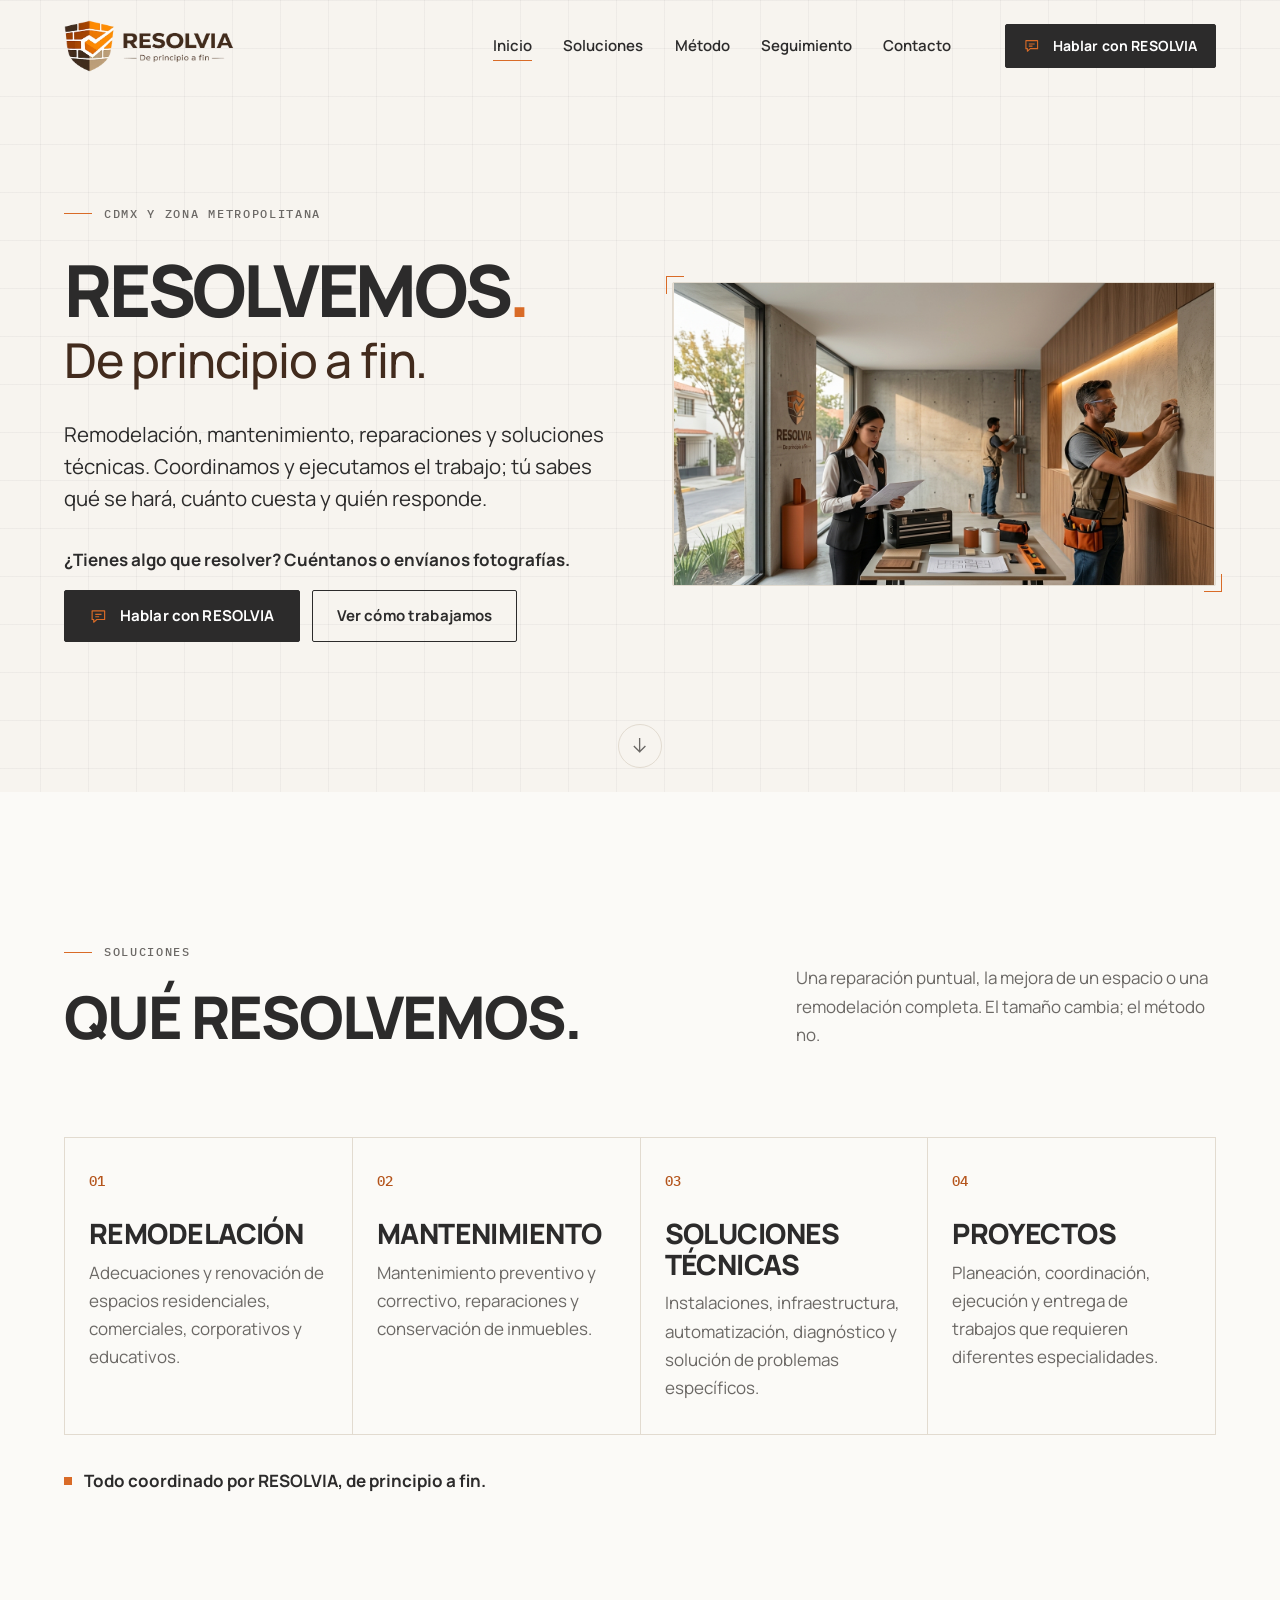
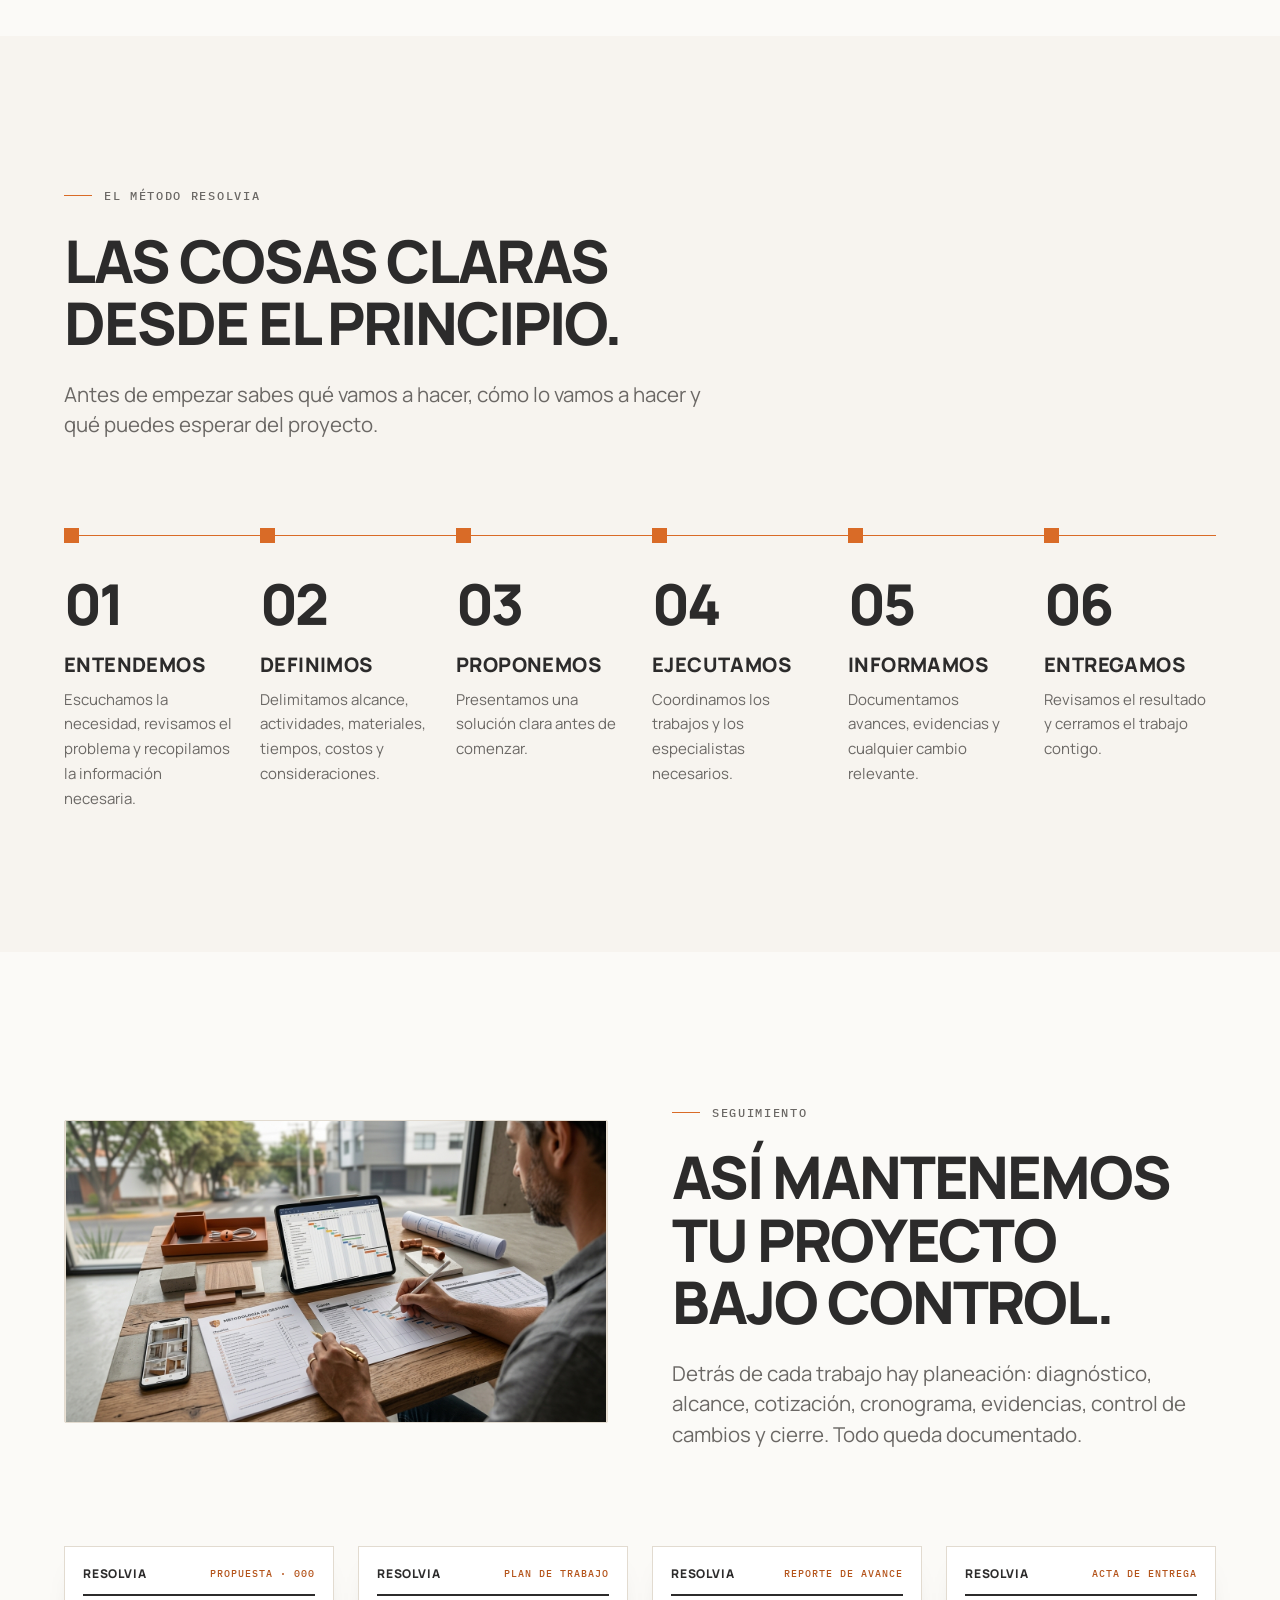
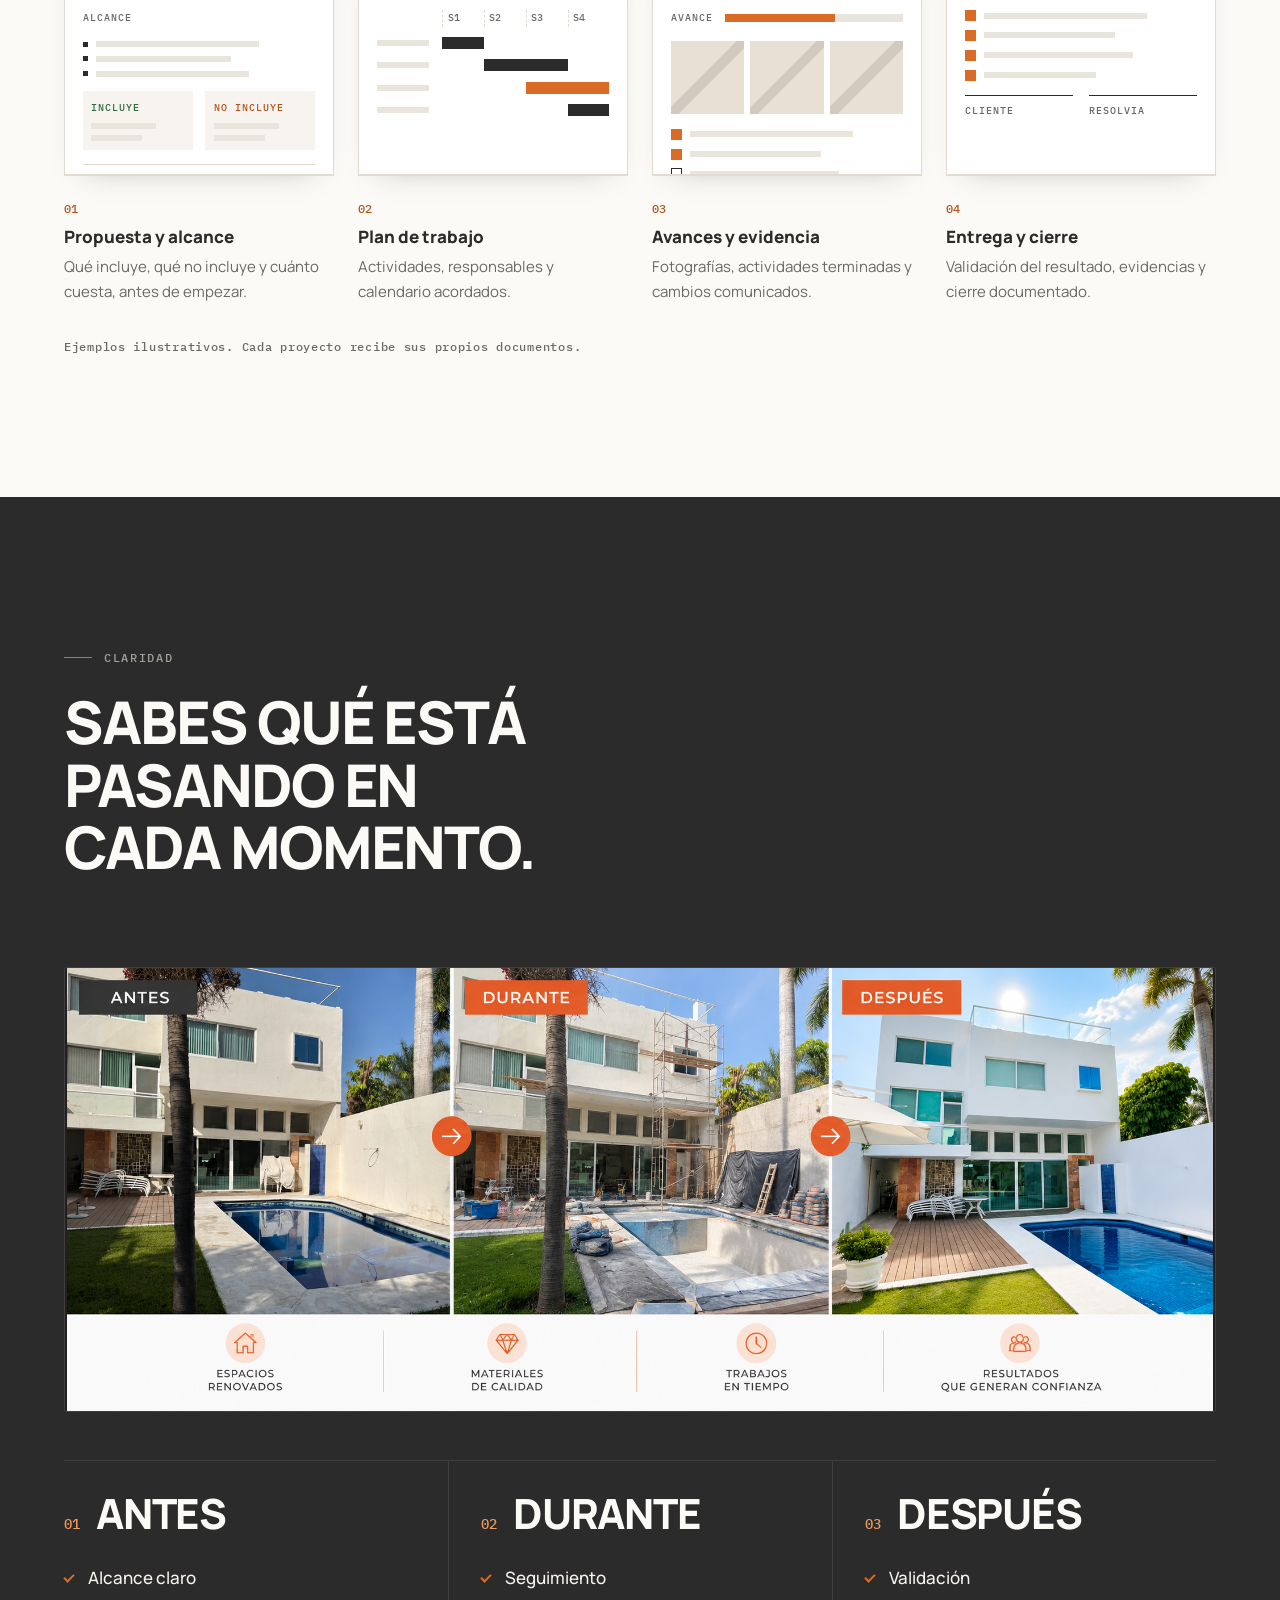
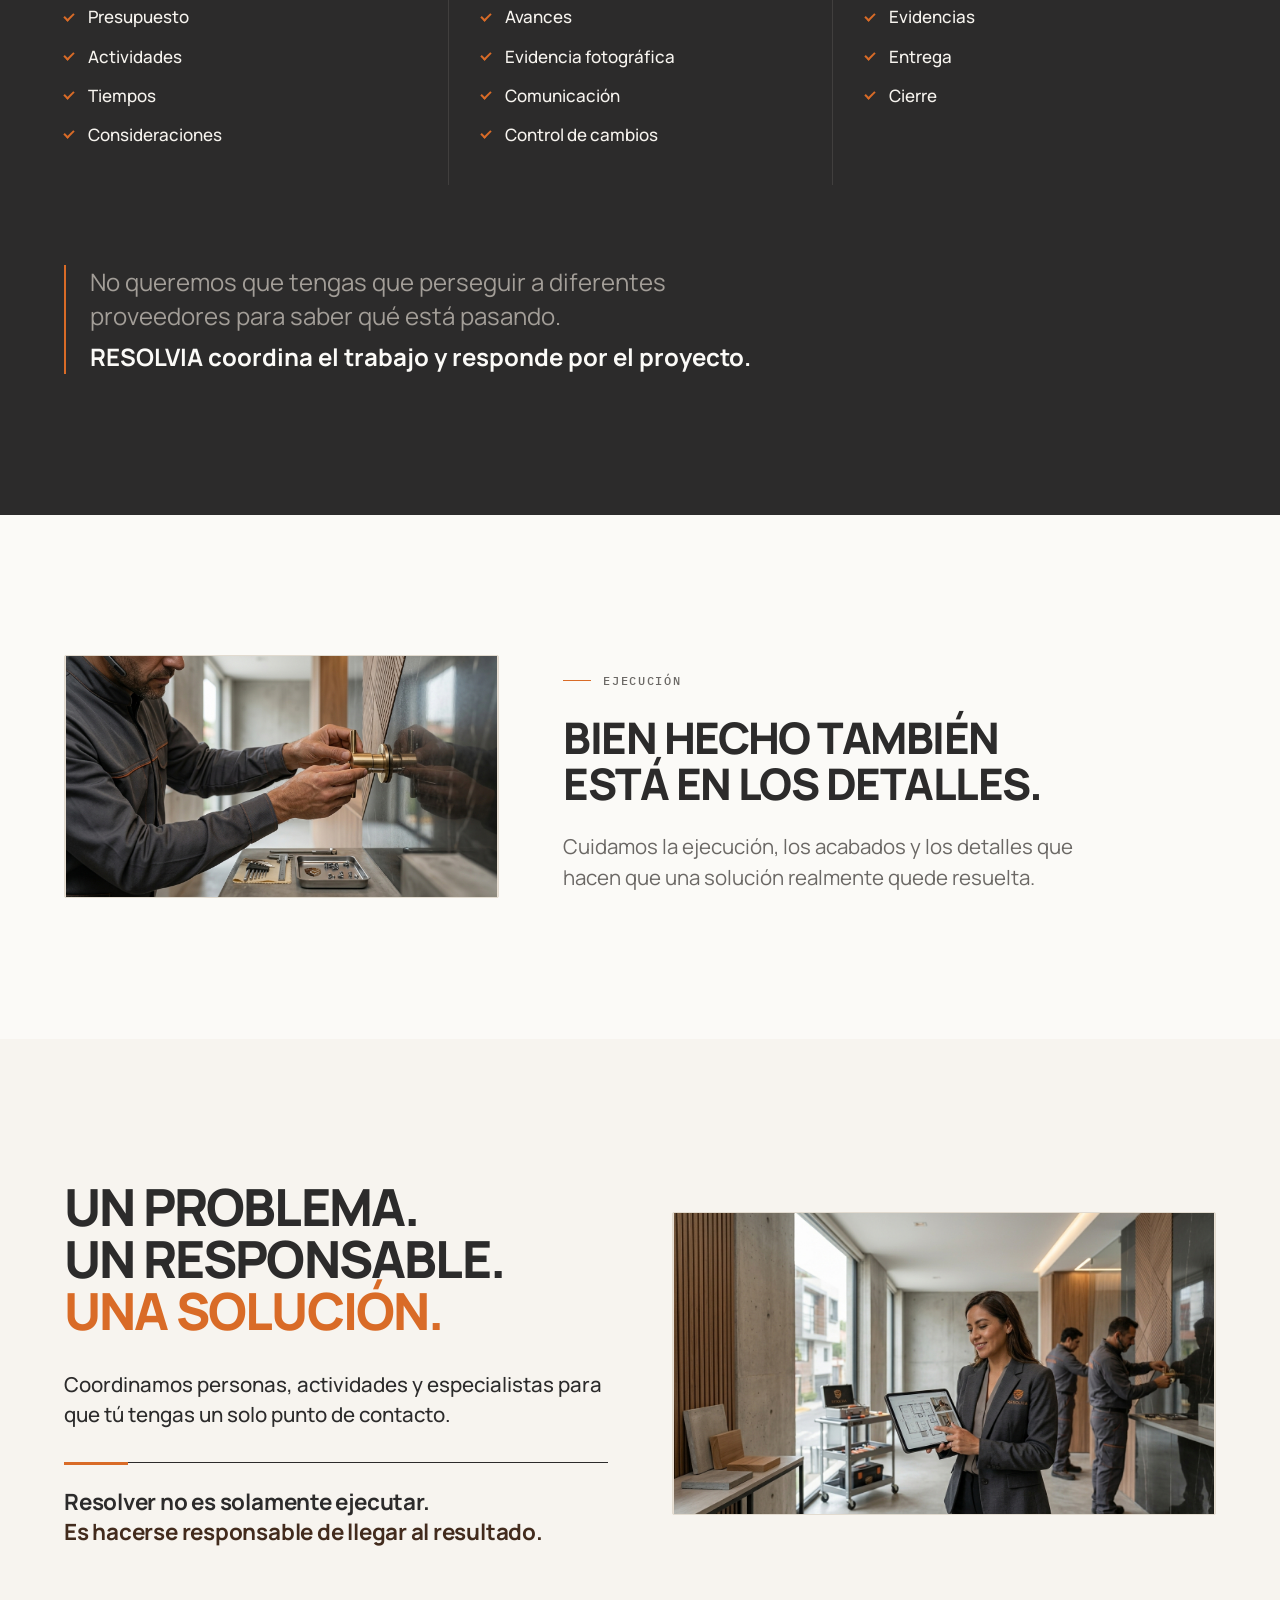
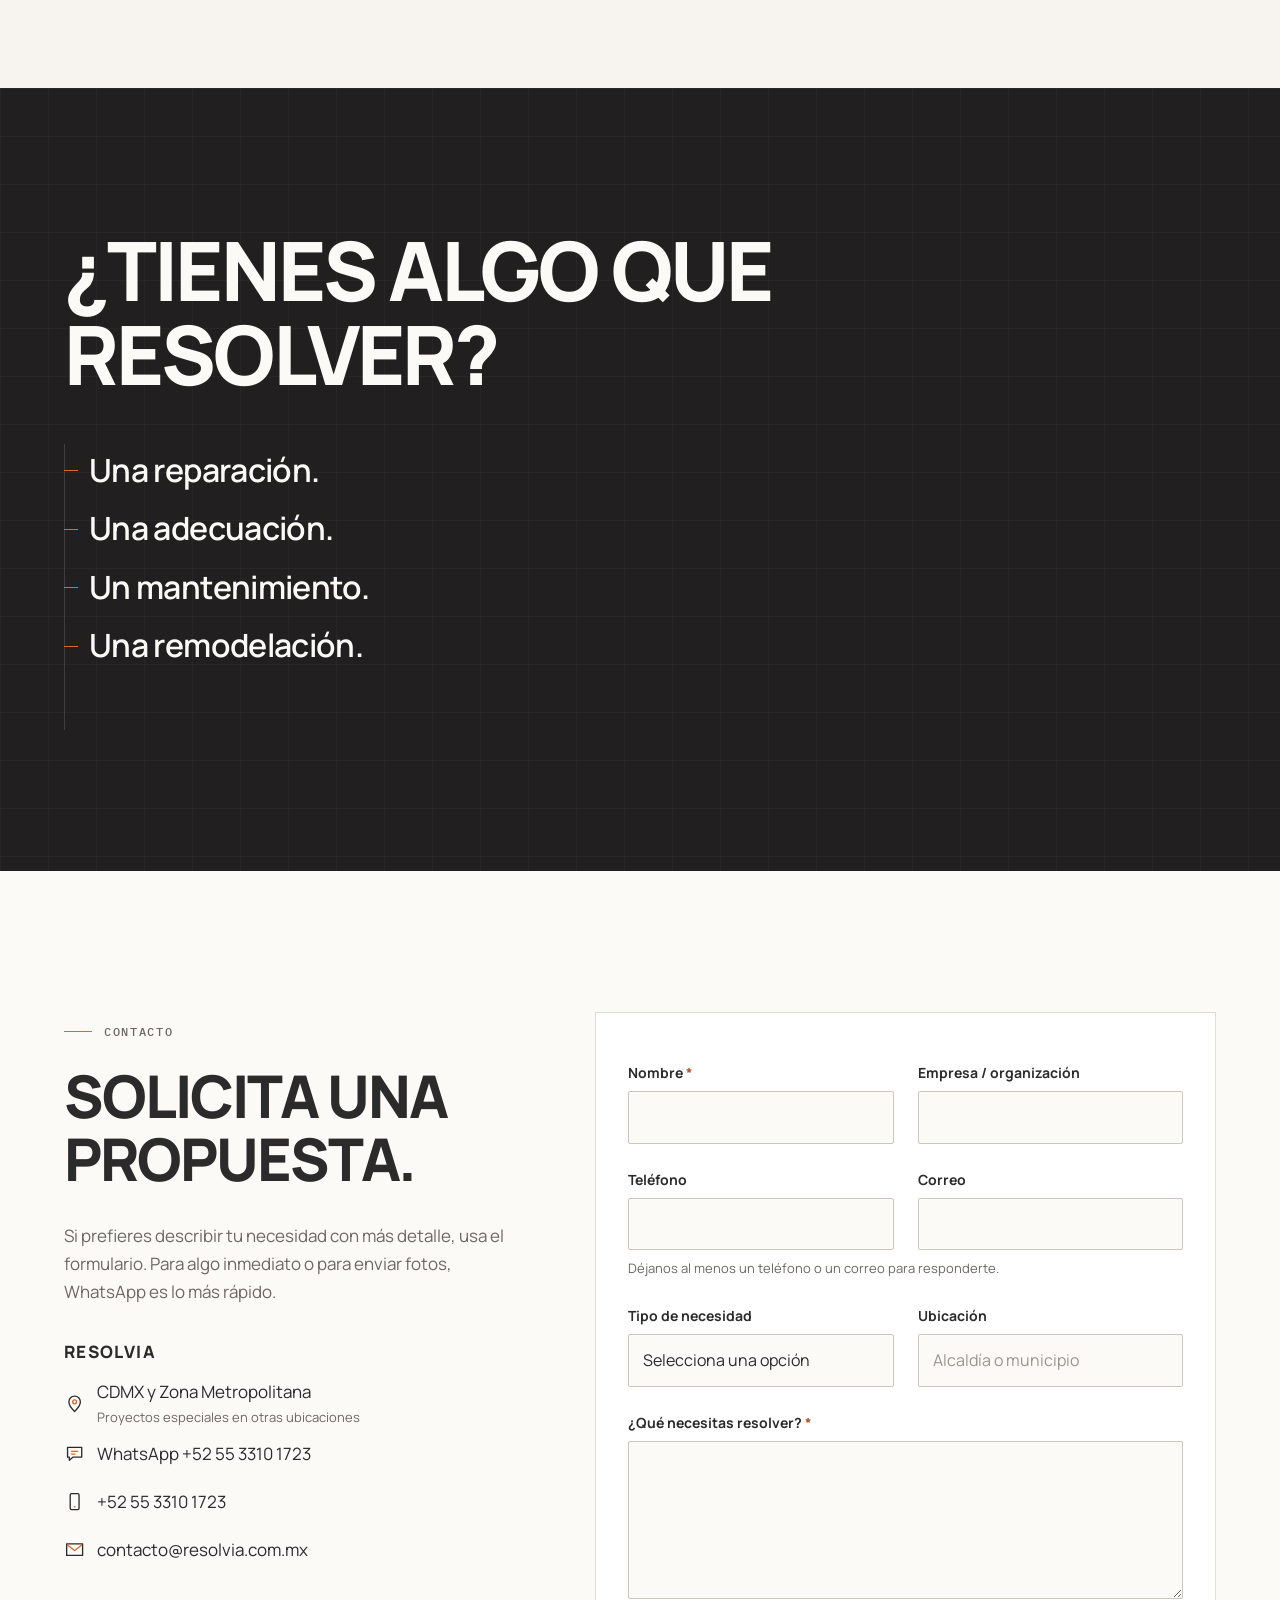
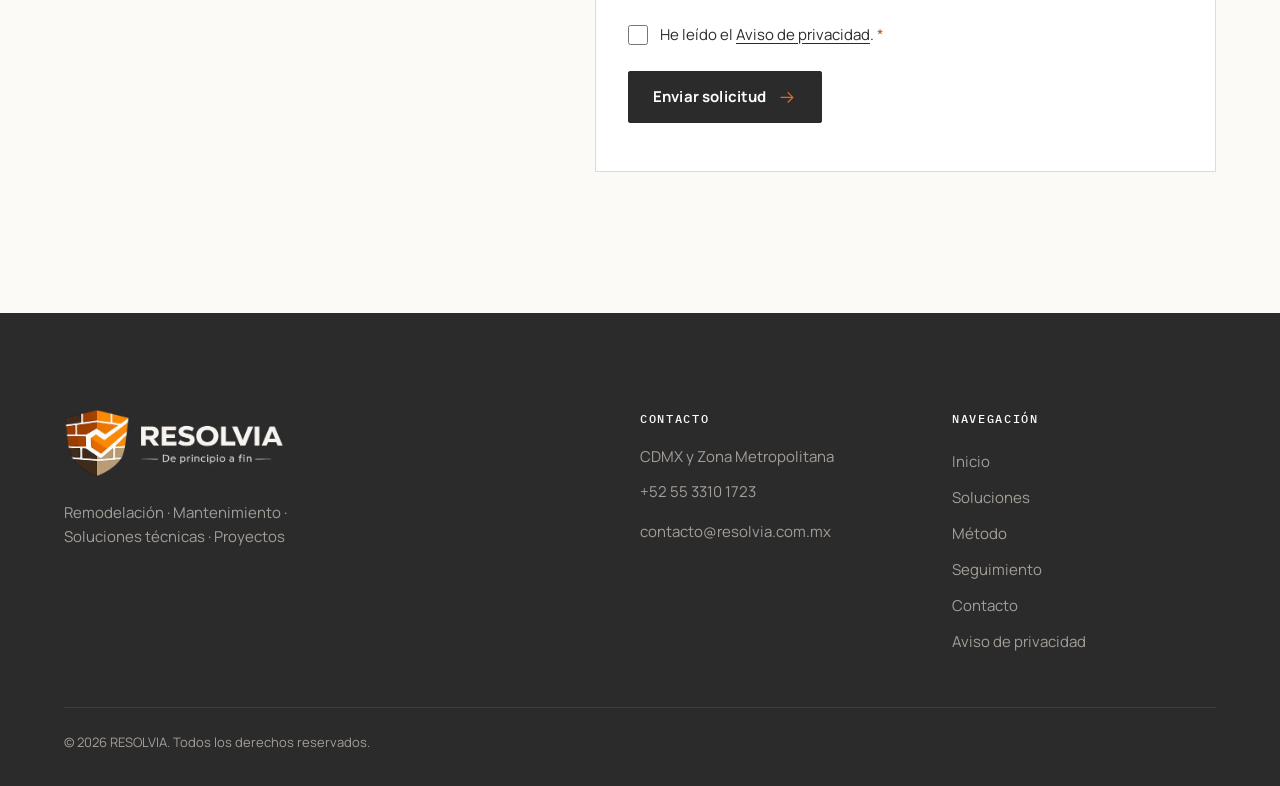
<file: index.html>
<!doctype html>
<html lang="es-MX">
<head>
  <meta charset="utf-8">
  <!-- Google Tag Manager -->
  <script>(function(w,d,s,l,i){w[l]=w[l]||[];w[l].push({'gtm.start':
  new Date().getTime(),event:'gtm.js'});var f=d.getElementsByTagName(s)[0],
  j=d.createElement(s),dl=l!='dataLayer'?'&l='+l:'';j.async=true;j.src=
  'https://www.googletagmanager.com/gtm.js?id='+i+dl;f.parentNode.insertBefore(j,f);
  })(window,document,'script','dataLayer','GTM-WLSH32ZC');</script>
  <!-- End Google Tag Manager -->
  <!-- Google tag (gtag.js) · Google Analytics 4 -->
  <script async src="https://www.googletagmanager.com/gtag/js?id=G-RLTRF2SH0D"></script>
  <script>
    window.dataLayer = window.dataLayer || [];
    function gtag(){dataLayer.push(arguments);}
    gtag('js', new Date());
    gtag('config', 'G-RLTRF2SH0D');
  </script>
  <meta name="viewport" content="width=device-width, initial-scale=1, viewport-fit=cover">

  <!-- ===== SEO ===== -->
  <title>RESOLVIA | Remodelación, Mantenimiento y Proyectos en CDMX</title>
  <meta name="description" content="Remodelación, mantenimiento de inmuebles, reparaciones y soluciones técnicas en CDMX y Zona Metropolitana. Alcance claro, seguimiento documentado y un responsable de principio a fin.">
  <link rel="canonical" href="https://resolvia.com.mx/">
  <meta name="robots" content="index, follow">
  <meta name="theme-color" content="#2C2B2B">
  <meta name="format-detection" content="telephone=no">

  <!-- ===== Open Graph ===== -->
  <meta property="og:type" content="website">
  <meta property="og:locale" content="es_MX">
  <meta property="og:site_name" content="RESOLVIA">
  <meta property="og:title" content="RESOLVIA — De principio a fin.">
  <meta property="og:description" content="Remodelación, mantenimiento, soluciones técnicas y proyectos en CDMX y Zona Metropolitana. Claro desde el inicio.">
  <meta property="og:url" content="https://resolvia.com.mx/">
  <meta property="og:image" content="https://resolvia.com.mx/assets/images/resolvia-og.jpg">
  <meta property="og:image:width" content="1200">
  <meta property="og:image:height" content="630">
  <meta property="og:image:alt" content="Logotipo de RESOLVIA sobre fondo carbón. De principio a fin.">

  <!-- ===== Twitter Cards ===== -->
  <meta name="twitter:card" content="summary_large_image">
  <meta name="twitter:title" content="RESOLVIA — De principio a fin.">
  <meta name="twitter:description" content="Remodelación, mantenimiento, soluciones técnicas y proyectos en CDMX y Zona Metropolitana.">
  <meta name="twitter:image" content="https://resolvia.com.mx/assets/images/resolvia-og.jpg">

  <!-- ===== Favicon ===== -->
  <link rel="icon" href="favicon.ico" sizes="48x48">
  <link rel="icon" type="image/png" sizes="32x32" href="favicon-32x32.png">
  <link rel="icon" type="image/png" sizes="16x16" href="favicon-16x16.png">
  <link rel="apple-touch-icon" href="apple-touch-icon.png">
  <link rel="manifest" href="site.webmanifest">

  <!-- Marca que JS está activo antes de pintar (evita parpadeo en animaciones) -->
  <script>document.documentElement.classList.add("js");</script>

  <!-- ===== Recursos críticos ===== -->
  <link rel="preload" href="assets/fonts/manrope-var.woff2" as="font" type="font/woff2" crossorigin>
  <link rel="preload" href="assets/images/resolvia-01-hero-resolvemos.jpg" as="image" fetchpriority="high">
  <link rel="stylesheet" href="css/variables.css">
  <link rel="stylesheet" href="css/reset.css">
  <link rel="stylesheet" href="css/styles.css">
  <link rel="stylesheet" href="css/responsive.css">
  <script src="js/main.js" defer></script>

  <!-- ===== Datos estructurados (solo información real) ===== -->
  <script type="application/ld+json">
  {
    "@context": "https://schema.org",
    "@type": "ProfessionalService",
    "@id": "https://resolvia.com.mx/#organizacion",
    "name": "RESOLVIA",
    "slogan": "De principio a fin.",
    "description": "Remodelación, mantenimiento de inmuebles, reparaciones, soluciones técnicas y proyectos con alcance claro, seguimiento documentado y un responsable.",
    "url": "https://resolvia.com.mx/",
    "logo": "https://resolvia.com.mx/assets/logos/resolvia-logo-1200.png",
    "image": "https://resolvia.com.mx/assets/images/resolvia-og.jpg",
    "telephone": "+52 55 3310 1723",
    "email": "contacto@resolvia.com.mx",
    "address": {
      "@type": "PostalAddress",
      "addressLocality": "Ciudad de México",
      "addressRegion": "CDMX",
      "addressCountry": "MX"
    },
    "areaServed": [
      { "@type": "City", "name": "Ciudad de México" },
      { "@type": "AdministrativeArea", "name": "Zona Metropolitana del Valle de México" }
    ],
    "knowsAbout": [
      "Remodelación de oficinas",
      "Adecuación de espacios",
      "Mantenimiento de inmuebles",
      "Mantenimiento preventivo",
      "Mantenimiento correctivo",
      "Reparación de inmuebles",
      "Soluciones técnicas",
      "Coordinación de proyectos"
    ]
  }
  </script>

</head>

<body>
  <!-- Google Tag Manager (noscript) -->
  <noscript><iframe src="https://www.googletagmanager.com/ns.html?id=GTM-WLSH32ZC"
  height="0" width="0" style="display:none;visibility:hidden"></iframe></noscript>
  <!-- End Google Tag Manager (noscript) -->
  <a class="skip-link" href="#main">Saltar al contenido</a>

  <!-- =====================================================================
       HEADER
       ===================================================================== -->
  <header class="site-header" data-header>
    <div class="site-header__inner container">
      <a class="site-header__logo" href="#inicio" aria-label="RESOLVIA, ir al inicio">
        <picture>
          <source srcset="assets/logos/resolvia-dark.webp" type="image/webp">
          <img src="assets/logos/resolvia-dark.png" alt="RESOLVIA" width="520" height="159">
        </picture>
      </a>

      <nav class="site-nav" aria-label="Principal">
        <ul class="site-nav__list" role="list">
          <li><a class="site-nav__link" href="#inicio">Inicio</a></li>
          <li><a class="site-nav__link" href="#soluciones">Soluciones</a></li>
          <li><a class="site-nav__link" href="#metodo">Método</a></li>
          <li><a class="site-nav__link" href="#seguimiento">Seguimiento</a></li>
          <li><a class="site-nav__link" href="#contacto">Contacto</a></li>
        </ul>
      </nav>

      <a class="btn btn--dark btn--sm site-header__cta" href="https://wa.me/525533101723?text=Hola%2C%20contacto%20a%20RESOLVIA%20porque%20necesito%20ayuda%20con%20un%20proyecto." target="_blank" rel="noopener" data-whatsapp>
        <svg class="icon" aria-hidden="true"><use href="assets/icons/icons.svg#i-chat"></use></svg>
        <span class="site-header__cta-long">Hablar con RESOLVIA</span>
        <span class="site-header__cta-short">WhatsApp</span>
      </a>

      <button class="menu-toggle" type="button" aria-expanded="false" aria-controls="mobile-menu" data-menu-toggle>
        <span class="menu-toggle__bars" aria-hidden="true"></span>
        <span class="visually-hidden">Abrir menú</span>
      </button>
    </div>

    <!-- Menú móvil: comportamiento propio, no un desktop reducido -->
    <div class="mobile-menu" id="mobile-menu" data-mobile-menu hidden>
      <nav class="mobile-menu__nav" aria-label="Menú móvil">
        <ol class="mobile-menu__list" role="list">
          <li><a href="#inicio"><span class="mobile-menu__num">01</span>Inicio</a></li>
          <li><a href="#soluciones"><span class="mobile-menu__num">02</span>Soluciones</a></li>
          <li><a href="#metodo"><span class="mobile-menu__num">03</span>Método</a></li>
          <li><a href="#seguimiento"><span class="mobile-menu__num">04</span>Seguimiento</a></li>
          <li><a href="#contacto"><span class="mobile-menu__num">05</span>Contacto</a></li>
        </ol>
      </nav>
      <div class="mobile-menu__footer">
        <a class="btn btn--primary btn--block" href="https://wa.me/525533101723?text=Hola%2C%20contacto%20a%20RESOLVIA%20porque%20necesito%20ayuda%20con%20un%20proyecto." target="_blank" rel="noopener" data-whatsapp>
          <svg class="icon" aria-hidden="true"><use href="assets/icons/icons.svg#i-chat"></use></svg>
          Hablar por WhatsApp
        </a>
        <a class="mobile-menu__contact" href="tel:+525533101723">+52 55 3310 1723</a>
        <a class="mobile-menu__contact" href="mailto:contacto@resolvia.com.mx">contacto@resolvia.com.mx</a>
      </div>
    </div>
  </header>

  <main id="main">

    <!-- ===================================================================
         HERO
         Qué hacemos · cómo trabajamos · cómo contactarnos, en 5 segundos.
         =================================================================== -->
    <section class="hero" id="inicio" aria-labelledby="hero-title">
      <div class="hero__grid container">
        <div class="hero__content">
          <p class="eyebrow hero__eyebrow">CDMX y Zona Metropolitana</p>

          <h1 class="hero__title" id="hero-title">
            <span class="hero__title-main">Resolvemos<span class="accent-dot">.</span></span>
            <span class="hero__title-sub">De principio a fin.</span>
          </h1>

          <p class="hero__lead">
            Remodelación, mantenimiento, reparaciones y soluciones técnicas.
            Coordinamos y ejecutamos el trabajo; tú sabes qué se hará, cuánto cuesta y quién responde.
          </p>

          <p class="hero__prompt">¿Tienes algo que resolver? Cuéntanos o envíanos fotografías.</p>

          <div class="hero__actions">
            <a class="btn btn--dark" href="https://wa.me/525533101723?text=Hola%2C%20contacto%20a%20RESOLVIA%20porque%20necesito%20ayuda%20con%20un%20proyecto." target="_blank" rel="noopener" data-whatsapp>
              <svg class="icon" aria-hidden="true"><use href="assets/icons/icons.svg#i-chat"></use></svg>
              Hablar con RESOLVIA
            </a>
            <a class="btn btn--ghost" href="#metodo">Ver cómo trabajamos</a>
          </div>
        </div>

        <!-- IMAGEN 01 · RESOLVEMOS (above the fold: sin lazy, carga prioritaria) -->
        <figure class="hero__media">
          <img class="photo" src="assets/images/resolvia-01-hero-resolvemos.jpg"
               alt="Proyecto de remodelación y mantenimiento coordinado por Resolvia"
               width="1376" height="768" fetchpriority="high" decoding="async">
        </figure>
      </div>

      <a class="hero__scroll" href="#soluciones" aria-label="Continuar a Soluciones">
        <svg class="icon" aria-hidden="true"><use href="assets/icons/icons.svg#i-arrow-down"></use></svg>
      </a>
    </section>

    <!-- ===================================================================
         SERVICES — Qué resolvemos (4 pilares; la gestión es transversal)
         =================================================================== -->
    <section class="services section" id="soluciones" aria-labelledby="services-title">
      <div class="container">
        <header class="section-head section-head--split">
          <div>
            <p class="eyebrow">Soluciones</p>
            <h2 class="section-title" id="services-title" data-reveal>Qué resolvemos.</h2>
          </div>
          <p class="section-head__aside" data-reveal>
            Una reparación puntual, la mejora de un espacio o una remodelación completa.
            El tamaño cambia; el método no.
          </p>
        </header>

        <ul class="pillars" role="list">
          <li class="pillar" data-reveal>
            <span class="pillar__num">01</span>
            <h3 class="pillar__title">Remodelación</h3>
            <p class="pillar__text">Adecuaciones y renovación de espacios residenciales, comerciales, corporativos y educativos.</p>
          </li>
          <li class="pillar" data-reveal>
            <span class="pillar__num">02</span>
            <h3 class="pillar__title">Mantenimiento</h3>
            <p class="pillar__text">Mantenimiento preventivo y correctivo, reparaciones y conservación de inmuebles.</p>
          </li>
          <li class="pillar" data-reveal>
            <span class="pillar__num">03</span>
            <h3 class="pillar__title">Soluciones técnicas</h3>
            <p class="pillar__text">Instalaciones, infraestructura, automatización, diagnóstico y solución de problemas específicos.</p>
          </li>
          <li class="pillar" data-reveal>
            <span class="pillar__num">04</span>
            <h3 class="pillar__title">Proyectos</h3>
            <p class="pillar__text">Planeación, coordinación, ejecución y entrega de trabajos que requieren diferentes especialidades.</p>
          </li>
        </ul>

        <p class="pillars__note" data-reveal>
          <span class="pillars__mark" aria-hidden="true"></span>
          Todo coordinado por RESOLVIA, de principio a fin.
        </p>
      </div>
    </section>

    <!-- ===================================================================
         PROCESS — El método RESOLVIA (6 etapas)
         Horizontal en escritorio, secuencia vertical en móvil.
         =================================================================== -->
    <section class="process section section--alt" id="metodo" aria-labelledby="process-title">
      <div class="container">
        <header class="section-head">
          <p class="eyebrow">El método RESOLVIA</p>
          <h2 class="section-title section-title--wide" id="process-title" data-reveal>
            Las cosas claras desde el principio.
          </h2>
          <p class="section-head__lead" data-reveal>
            Antes de empezar sabes qué vamos a hacer, cómo lo vamos a hacer
            y qué puedes esperar del proyecto.
          </p>
        </header>

        <div class="timeline" data-timeline>
          <div class="timeline__track" aria-hidden="true">
            <span class="timeline__progress" data-timeline-progress></span>
          </div>

          <ol class="timeline__steps" role="list">
            <li class="step" data-step>
              <span class="step__node" aria-hidden="true"></span>
              <span class="step__num">01</span>
              <h3 class="step__title">Entendemos</h3>
              <p class="step__text">Escuchamos la necesidad, revisamos el problema y recopilamos la información necesaria.</p>
            </li>
            <li class="step" data-step>
              <span class="step__node" aria-hidden="true"></span>
              <span class="step__num">02</span>
              <h3 class="step__title">Definimos</h3>
              <p class="step__text">Delimitamos alcance, actividades, materiales, tiempos, costos y consideraciones.</p>
            </li>
            <li class="step" data-step>
              <span class="step__node" aria-hidden="true"></span>
              <span class="step__num">03</span>
              <h3 class="step__title">Proponemos</h3>
              <p class="step__text">Presentamos una solución clara antes de comenzar.</p>
            </li>
            <li class="step" data-step>
              <span class="step__node" aria-hidden="true"></span>
              <span class="step__num">04</span>
              <h3 class="step__title">Ejecutamos</h3>
              <p class="step__text">Coordinamos los trabajos y los especialistas necesarios.</p>
            </li>
            <li class="step" data-step>
              <span class="step__node" aria-hidden="true"></span>
              <span class="step__num">05</span>
              <h3 class="step__title">Informamos</h3>
              <p class="step__text">Documentamos avances, evidencias y cualquier cambio relevante.</p>
            </li>
            <li class="step" data-step>
              <span class="step__node" aria-hidden="true"></span>
              <span class="step__num">06</span>
              <h3 class="step__title">Entregamos</h3>
              <p class="step__text">Revisamos el resultado y cerramos el trabajo contigo.</p>
            </li>
          </ol>
        </div>
      </div>
    </section>

    <!-- ===================================================================
         CONTROL — Así mantenemos tu proyecto bajo control
         Maquetas en HTML/CSS de los documentos de trabajo.
         Información ficticia: no usar datos de clientes reales.
         =================================================================== -->
    <section class="control section" id="seguimiento" aria-labelledby="control-title">
      <div class="container">
        <div class="media-split media-split--image-first">
          <!-- IMAGEN 02 · PLANEAMOS Y CONTROLAMOS -->
          <figure class="media-split__media" data-reveal>
            <img class="photo" src="assets/images/resolvia-02-metodo-control.jpg"
                 alt="Planeación y seguimiento de proyectos con el método Resolvia"
                 width="1376" height="768" loading="lazy" decoding="async">
          </figure>
          <div class="media-split__content">
            <p class="eyebrow">Seguimiento</p>
            <h2 class="section-title" id="control-title" data-reveal>Así mantenemos tu proyecto bajo control.</h2>
            <p class="media-split__text" data-reveal>
              Detrás de cada trabajo hay planeación: diagnóstico, alcance, cotización,
              cronograma, evidencias, control de cambios y cierre. Todo queda documentado.
            </p>
          </div>
        </div>

        <div class="docs">
          <!-- 01 Propuesta y alcance -->
          <figure class="doc-card" data-reveal>
            <div class="doc" aria-hidden="true">
              <div class="doc__bar">
                <span class="doc__brand">RESOLVIA</span>
                <span class="doc__ref">PROPUESTA · 000</span>
              </div>
              <p class="doc__heading">Alcance</p>
              <ul class="doc__lines" role="list">
                <li><span class="doc__bullet"></span><i></i></li>
                <li><span class="doc__bullet"></span><i></i></li>
                <li><span class="doc__bullet"></span><i></i></li>
              </ul>
              <div class="doc__split">
                <div>
                  <p class="doc__tag doc__tag--in">Incluye</p>
                  <i></i><i></i>
                </div>
                <div>
                  <p class="doc__tag doc__tag--out">No incluye</p>
                  <i></i><i></i>
                </div>
              </div>
              <div class="doc__total"><span>Total</span><i></i></div>
            </div>
            <figcaption class="doc-card__caption">
              <span class="doc-card__num">01</span>
              <strong>Propuesta y alcance</strong>
              Qué incluye, qué no incluye y cuánto cuesta, antes de empezar.
            </figcaption>
          </figure>

          <!-- 02 Plan de trabajo -->
          <figure class="doc-card" data-reveal>
            <div class="doc" aria-hidden="true">
              <div class="doc__bar">
                <span class="doc__brand">RESOLVIA</span>
                <span class="doc__ref">PLAN DE TRABAJO</span>
              </div>
              <div class="gantt">
                <div class="gantt__head"><span></span><span>S1</span><span>S2</span><span>S3</span><span>S4</span></div>
                <div class="gantt__row"><i></i><b class="gantt__bar gantt__bar--1"></b></div>
                <div class="gantt__row"><i></i><b class="gantt__bar gantt__bar--2"></b></div>
                <div class="gantt__row"><i></i><b class="gantt__bar gantt__bar--3 is-accent"></b></div>
                <div class="gantt__row"><i></i><b class="gantt__bar gantt__bar--4"></b></div>
              </div>
            </div>
            <figcaption class="doc-card__caption">
              <span class="doc-card__num">02</span>
              <strong>Plan de trabajo</strong>
              Actividades, responsables y calendario acordados.
            </figcaption>
          </figure>

          <!-- 03 Reporte de avance -->
          <figure class="doc-card" data-reveal>
            <div class="doc" aria-hidden="true">
              <div class="doc__bar">
                <span class="doc__brand">RESOLVIA</span>
                <span class="doc__ref">REPORTE DE AVANCE</span>
              </div>
              <div class="doc__progress"><span>Avance</span><span class="doc__meter"><b></b></span></div>
              <div class="doc__photos"><span></span><span></span><span></span></div>
              <ul class="doc__checks" role="list">
                <li class="is-done"><i></i></li>
                <li class="is-done"><i></i></li>
                <li><i></i></li>
              </ul>
            </div>
            <figcaption class="doc-card__caption">
              <span class="doc-card__num">03</span>
              <strong>Avances y evidencia</strong>
              Fotografías, actividades terminadas y cambios comunicados.
            </figcaption>
          </figure>

          <!-- 04 Acta de entrega -->
          <figure class="doc-card" data-reveal>
            <div class="doc" aria-hidden="true">
              <div class="doc__bar">
                <span class="doc__brand">RESOLVIA</span>
                <span class="doc__ref">ACTA DE ENTREGA</span>
              </div>
              <ul class="doc__checks" role="list">
                <li class="is-done"><i></i></li>
                <li class="is-done"><i></i></li>
                <li class="is-done"><i></i></li>
                <li class="is-done"><i></i></li>
              </ul>
              <div class="doc__signs"><span>Cliente</span><span>RESOLVIA</span></div>
            </div>
            <figcaption class="doc-card__caption">
              <span class="doc-card__num">04</span>
              <strong>Entrega y cierre</strong>
              Validación del resultado, evidencias y cierre documentado.
            </figcaption>
          </figure>
        </div>

        <p class="docs__note">Ejemplos ilustrativos. Cada proyecto recibe sus propios documentos.</p>
      </div>
    </section>

    <!-- ===================================================================
         TRUST — Claridad antes, durante y después
         =================================================================== -->
    <section class="clarity section section--dark" id="claridad" aria-labelledby="clarity-title">
      <div class="container">
        <header class="section-head">
          <p class="eyebrow eyebrow--dark">Claridad</p>
          <h2 class="section-title" id="clarity-title" data-reveal>
            Sabes qué está pasando en cada momento.
          </h2>
        </header>

        <!-- PROYECTO REAL · Antes, durante y después. Composición completa: sin recorte. -->
        <figure class="clarity__media" data-reveal>
          <img class="photo photo--dark clarity__photo" src="assets/images/Antes%20Durante%20y%20Despues.png"
               alt="Antes, durante y después de un proyecto real realizado por Resolvia"
               width="2017" height="780" loading="lazy" decoding="async">
        </figure>

        <div class="phases">
          <article class="phase" data-reveal>
            <header class="phase__head">
              <span class="phase__num">01</span>
              <h3 class="phase__title">Antes</h3>
            </header>
            <ul class="phase__list" role="list">
              <li>Alcance claro</li>
              <li>Presupuesto</li>
              <li>Actividades</li>
              <li>Tiempos</li>
              <li>Consideraciones</li>
            </ul>
          </article>

          <article class="phase" data-reveal>
            <header class="phase__head">
              <span class="phase__num">02</span>
              <h3 class="phase__title">Durante</h3>
            </header>
            <ul class="phase__list" role="list">
              <li>Seguimiento</li>
              <li>Avances</li>
              <li>Evidencia fotográfica</li>
              <li>Comunicación</li>
              <li>Control de cambios</li>
            </ul>
          </article>

          <article class="phase" data-reveal>
            <header class="phase__head">
              <span class="phase__num">03</span>
              <h3 class="phase__title">Después</h3>
            </header>
            <ul class="phase__list" role="list">
              <li>Validación</li>
              <li>Evidencias</li>
              <li>Entrega</li>
              <li>Cierre</li>
            </ul>
          </article>
        </div>

        <p class="clarity__close" data-reveal>
          <span>No queremos que tengas que perseguir a diferentes proveedores para saber qué está pasando.</span>
          <strong>RESOLVIA coordina el trabajo y responde por el proyecto.</strong>
        </p>
      </div>
    </section>

    <!-- ===================================================================
         QUALITY — Bien hecho también está en los detalles (pausa visual)
         =================================================================== -->
    <section class="quality section" id="detalles" aria-labelledby="quality-title">
      <div class="container media-split media-split--image-first media-split--narrow-media">
        <!-- IMAGEN 04 · CUIDAMOS LOS DETALLES -->
        <figure class="media-split__media" data-reveal>
          <img class="photo" src="assets/images/resolvia-04-detalle-bien-hecho.jpg"
               alt="Detalle de ejecución y acabados durante un trabajo de Resolvia"
               width="1376" height="768" loading="lazy" decoding="async">
        </figure>
        <div class="media-split__content">
          <p class="eyebrow">Ejecución</p>
          <h2 class="section-title section-title--md" id="quality-title" data-reveal>Bien hecho también está en los detalles.</h2>
          <p class="media-split__text" data-reveal>
            Cuidamos la ejecución, los acabados y los detalles que hacen que una solución realmente quede resuelta.
          </p>
        </div>
      </div>
    </section>

    <!-- ===================================================================
         VALUE PROPOSITION — Un problema. Un responsable. Una solución.
         =================================================================== -->
    <section class="statement section section--alt" id="enfoque" aria-labelledby="statement-title">
      <div class="container media-split">
        <div class="media-split__content">
          <h2 class="statement__title" id="statement-title" data-reveal>
            <span>Un problema.</span>
            <span>Un responsable.</span>
            <span class="statement__accent">Una solución.</span>
          </h2>
          <p class="lead statement__lead" data-reveal>
            Coordinamos personas, actividades y especialistas para que tú tengas un solo punto de contacto.
          </p>
          <blockquote class="statement__quote" data-reveal>
            <p>Resolver no es solamente ejecutar.</p>
            <p>Es hacerse responsable de llegar al resultado.</p>
          </blockquote>
        </div>
        <!-- IMAGEN 05 · RESPONDEMOS -->
        <figure class="media-split__media" data-reveal>
          <img class="photo" src="assets/images/resolvia-05-responsable-cliente.jpg"
               alt="Responsable de Resolvia revisando el avance de un proyecto con un cliente"
               width="1376" height="768" loading="lazy" decoding="async">
        </figure>
      </div>
    </section>

    <!-- ===================================================================
         PROJECTS — Trabajos reales (DESACTIVADA)
         Se activa quitando el atributo `hidden` cuando existan casos reales
         documentados y autorizados. Ver README → "Agregar un trabajo".
         No inventar proyectos, clientes, testimonios ni métricas.
         =================================================================== -->
    <section class="projects section" id="trabajos" aria-labelledby="projects-title" hidden>
      <div class="container">
        <header class="section-head section-head--split">
          <div>
            <p class="eyebrow">Trabajos</p>
            <h2 class="section-title" id="projects-title">Problemas resueltos.</h2>
          </div>
          <p class="section-head__aside">
            Cada caso muestra qué había que resolver, cómo se resolvió y qué se entregó.
          </p>
        </header>

        <div class="projects__grid">
          <!-- ============ PLANTILLA DE CASO (copiar y completar) ============
          <article class="case">
            <div class="case__media">
              <figure class="case__photo">
                <picture>
                  <source srcset="assets/images/projects/nombre-antes.webp" type="image/webp">
                  <img src="assets/images/projects/nombre-antes.jpg" alt="Estado inicial de ..." width="800" height="600" loading="lazy" decoding="async">
                </picture>
                <figcaption>Antes</figcaption>
              </figure>
              <figure class="case__photo">
                <picture>
                  <source srcset="assets/images/projects/nombre-despues.webp" type="image/webp">
                  <img src="assets/images/projects/nombre-despues.jpg" alt="Resultado de ..." width="800" height="600" loading="lazy" decoding="async">
                </picture>
                <figcaption>Después</figcaption>
              </figure>
            </div>
            <div class="case__body">
              <p class="case__category">Impermeabilización</p>
              <h3 class="case__title">Nombre breve del trabajo</h3>
              <dl class="case__meta">
                <div><dt>Ubicación</dt><dd>Alcaldía o municipio</dd></div>
                <div><dt>Duración</dt><dd>0 días</dd></div>
              </dl>
              <ol class="case__flow" role="list">
                <li><span class="case__flow-label">Problema</span><p>Qué había que resolver.</p></li>
                <li><span class="case__flow-label">Solución</span><p>Qué hicimos y cómo lo coordinamos.</p></li>
                <li><span class="case__flow-label">Resultado</span><p>Qué se entregó y cómo quedó documentado.</p></li>
              </ol>
            </div>
          </article>
          ================================================================= -->
        </div>
      </div>
    </section>

    <!-- ===================================================================
         COMPONENTES PARA CRECER (no activos)
         Plantillas listas para cuando exista información real que las respalde.
         Estilos en styles.css → "17. Componentes para crecer".

         Testimonio:
         <figure class="testimonial">
           <blockquote><p>Texto real del cliente, con su autorización.</p></blockquote>
           <figcaption><strong>Nombre</strong> · Cargo, organización</figcaption>
         </figure>

         Indicador (solo con datos verificables):
         <div class="metric"><span class="metric__value">00</span><span class="metric__label">Qué mide</span></div>

         Lista de clientes o industrias:
         <ul class="logo-row" role="list"><li>Nombre</li></ul>
         =================================================================== -->

    <!-- ===================================================================
         CTA
         =================================================================== -->
    <section class="cta section section--dark" aria-labelledby="cta-title" data-cta>
      <div class="container cta__inner">
        <h2 class="cta__title" id="cta-title">¿Tienes algo que resolver?</h2>

        <ul class="cta__needs" role="list">
          <li>Una reparación.</li>
          <li>Una adecuación.</li>
          <li>Un mantenimiento.</li>
          <li>Una remodelación.</li>
          <li>Un proyecto completo.</li>
        </ul>

        <div class="cta__resolve">
          <p class="cta__promise">
            Cuéntanos qué necesitas o envíanos algunas fotos.
            Nosotros te ayudamos a definir el siguiente paso.
          </p>
          <a class="btn btn--primary btn--lg" href="https://wa.me/525533101723?text=Hola%2C%20contacto%20a%20RESOLVIA%20porque%20necesito%20ayuda%20con%20un%20proyecto." target="_blank" rel="noopener" data-whatsapp>
            <svg class="icon" aria-hidden="true"><use href="assets/icons/icons.svg#i-chat"></use></svg>
            Hablar por WhatsApp
          </a>
        </div>
      </div>
    </section>

    <!-- ===================================================================
         CONTACT
         =================================================================== -->
    <section class="contact section" id="contacto" aria-labelledby="contact-title">
      <div class="container contact__grid">
        <div class="contact__info">
          <p class="eyebrow">Contacto</p>
          <h2 class="section-title" id="contact-title">Solicita una propuesta.</h2>
          <p class="contact__intro">
            Si prefieres describir tu necesidad con más detalle, usa el formulario.
            Para algo inmediato o para enviar fotos, WhatsApp es lo más rápido.
          </p>

          <address class="contact__data">
            <p class="contact__brand">RESOLVIA</p>
            <p class="contact__row">
              <svg class="icon" aria-hidden="true"><use href="assets/icons/icons.svg#i-pin"></use></svg>
              <span>CDMX y Zona Metropolitana<small>Proyectos especiales en otras ubicaciones</small></span>
            </p>
            <a class="contact__row" href="https://wa.me/525533101723?text=Hola%2C%20contacto%20a%20RESOLVIA%20porque%20necesito%20ayuda%20con%20un%20proyecto." target="_blank" rel="noopener" data-whatsapp>
              <svg class="icon" aria-hidden="true"><use href="assets/icons/icons.svg#i-chat"></use></svg>
              WhatsApp +52 55 3310 1723
            </a>
            <a class="contact__row" href="tel:+525533101723">
              <svg class="icon" aria-hidden="true"><use href="assets/icons/icons.svg#i-phone"></use></svg>
              +52 55 3310 1723
            </a>
            <a class="contact__row" href="mailto:contacto@resolvia.com.mx">
              <svg class="icon" aria-hidden="true"><use href="assets/icons/icons.svg#i-mail"></use></svg>
              contacto@resolvia.com.mx
            </a>
          </address>
        </div>

        <!--
          FORMULARIO
          GitHub Pages no ejecuta código de servidor. Los mensajes se reciben con
          Formspree (data-endpoint). Si se deja vacío, el formulario abre el correo
          del visitante con el mensaje ya redactado (no simula un envío).
        -->
        <form class="form" data-contact-form data-endpoint="https://formspree.io/f/xwlpnaqj" action="https://formspree.io/f/xwlpnaqj" method="post" novalidate>
          <div class="form__row form__row--2">
            <div class="field">
              <label class="field__label" for="f-nombre">Nombre <span class="field__req" aria-hidden="true">*</span></label>
              <input class="field__input" id="f-nombre" name="nombre" type="text" autocomplete="name" required>
            </div>
            <div class="field">
              <label class="field__label" for="f-empresa">Empresa / organización</label>
              <input class="field__input" id="f-empresa" name="empresa" type="text" autocomplete="organization">
            </div>
          </div>

          <div class="form__row form__row--2">
            <div class="field">
              <label class="field__label" for="f-telefono">Teléfono</label>
              <input class="field__input" id="f-telefono" name="telefono" type="tel" autocomplete="tel" inputmode="tel" aria-describedby="f-contact-hint">
            </div>
            <div class="field">
              <label class="field__label" for="f-correo">Correo</label>
              <input class="field__input" id="f-correo" name="correo" type="email" autocomplete="email" aria-describedby="f-contact-hint">
            </div>
          </div>
          <p class="field__hint" id="f-contact-hint">Déjanos al menos un teléfono o un correo para responderte.</p>

          <div class="form__row form__row--2">
            <div class="field">
              <label class="field__label" for="f-tipo">Tipo de necesidad</label>
              <select class="field__input field__input--select" id="f-tipo" name="tipo">
                <option value="">Selecciona una opción</option>
                <option>Reparación</option>
                <option>Mantenimiento</option>
                <option>Remodelación o adecuación</option>
                <option>Solución técnica</option>
                <option>Proyecto con varias especialidades</option>
                <option>Otro</option>
              </select>
            </div>
            <div class="field">
              <label class="field__label" for="f-ubicacion">Ubicación</label>
              <input class="field__input" id="f-ubicacion" name="ubicacion" type="text" placeholder="Alcaldía o municipio">
            </div>
          </div>

          <div class="field">
            <label class="field__label" for="f-mensaje">¿Qué necesitas resolver? <span class="field__req" aria-hidden="true">*</span></label>
            <textarea class="field__input field__input--area" id="f-mensaje" name="mensaje" rows="5" required></textarea>
          </div>

          <!-- Anti-spam: los humanos no ven este campo -->
          <div class="form__trap" aria-hidden="true">
            <label for="f-web">No llenar</label>
            <input id="f-web" name="_gotcha" type="text" tabindex="-1" autocomplete="off">
          </div>

          <div class="field field--check">
            <input class="field__check" id="f-privacidad" name="privacidad" type="checkbox" required>
            <label for="f-privacidad">He leído el <a href="privacidad.html">Aviso de privacidad</a>. <span class="field__req" aria-hidden="true">*</span></label>
          </div>

          <div class="form__footer">
            <button class="btn btn--dark" type="submit" data-submit>
              Enviar solicitud
              <svg class="icon" aria-hidden="true"><use href="assets/icons/icons.svg#i-arrow"></use></svg>
            </button>
            <p class="form__status" role="status" aria-live="polite" data-form-status></p>
          </div>
        </form>
      </div>
    </section>
  </main>

  <!-- =====================================================================
       FOOTER
       ===================================================================== -->
  <footer class="site-footer">
    <div class="container site-footer__grid">
      <div class="site-footer__brand">
        <picture>
          <source srcset="assets/logos/resolvia-light.webp" type="image/webp">
          <img class="site-footer__logo" src="assets/logos/resolvia-light.png" alt="RESOLVIA" width="520" height="159" loading="lazy" decoding="async">
        </picture>
        <p class="site-footer__activity">Remodelación · Mantenimiento · Soluciones técnicas · Proyectos</p>
      </div>

      <div class="site-footer__col">
        <h2 class="site-footer__heading">Contacto</h2>
        <address class="site-footer__address">
          <p>CDMX y Zona Metropolitana</p>
          <p><a href="tel:+525533101723">+52 55 3310 1723</a></p>
          <p><a href="mailto:contacto@resolvia.com.mx">contacto@resolvia.com.mx</a></p>
        </address>
      </div>

      <nav class="site-footer__col" aria-label="Pie de página">
        <h2 class="site-footer__heading">Navegación</h2>
        <ul class="site-footer__links" role="list">
          <li><a href="#inicio">Inicio</a></li>
          <li><a href="#soluciones">Soluciones</a></li>
          <li><a href="#metodo">Método</a></li>
          <li><a href="#seguimiento">Seguimiento</a></li>
          <li><a href="#contacto">Contacto</a></li>
          <li><a href="privacidad.html">Aviso de privacidad</a></li>
        </ul>
      </nav>
    </div>

    <div class="container site-footer__bottom">
      <p>© <span data-year>2026</span> RESOLVIA. Todos los derechos reservados.</p>
    </div>
  </footer>

  <!-- WHATSAPP: botón flotante discreto (solo móvil) -->
  <a class="wa-float" href="https://wa.me/525533101723?text=Hola%2C%20contacto%20a%20RESOLVIA%20porque%20necesito%20ayuda%20con%20un%20proyecto." target="_blank" rel="noopener" data-whatsapp data-wa-float>
    <svg class="icon" aria-hidden="true"><use href="assets/icons/icons.svg#i-chat"></use></svg>
    <span>WhatsApp</span>
  </a>
</body>
</html>
</file>
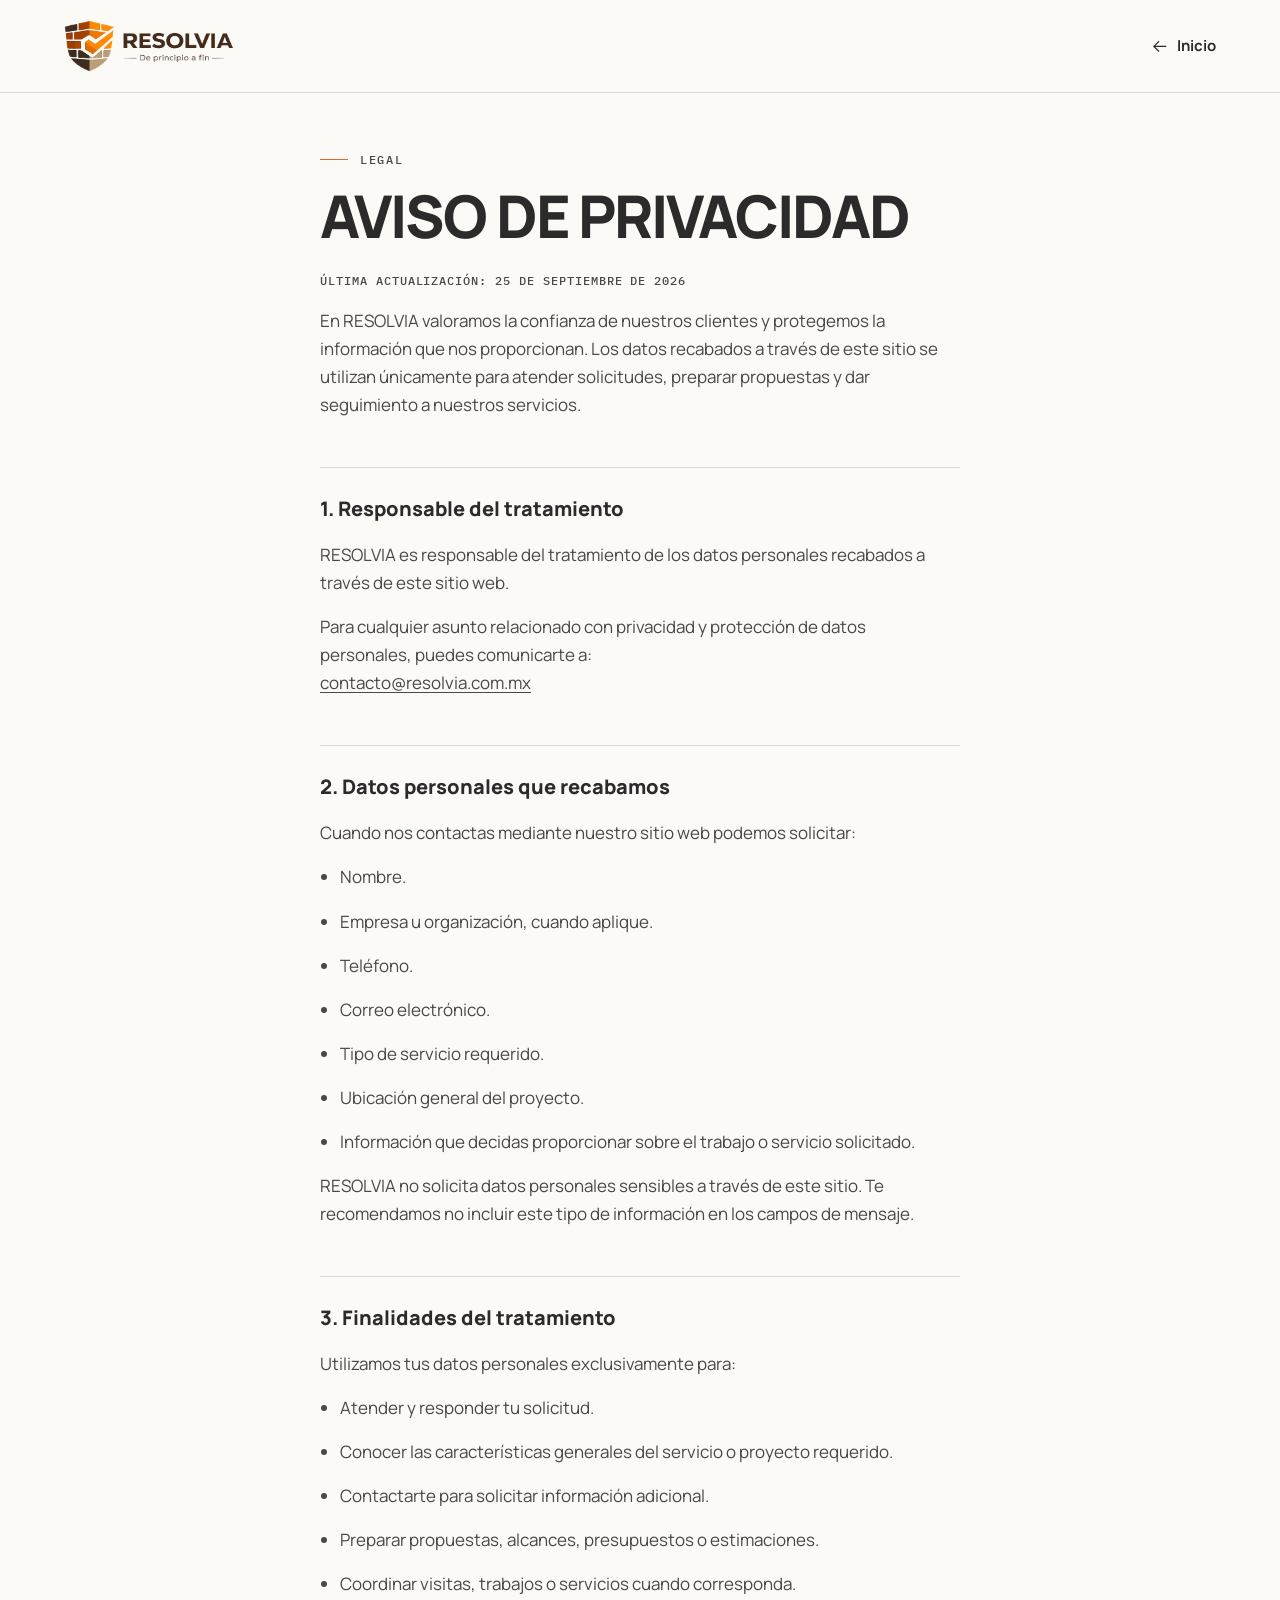
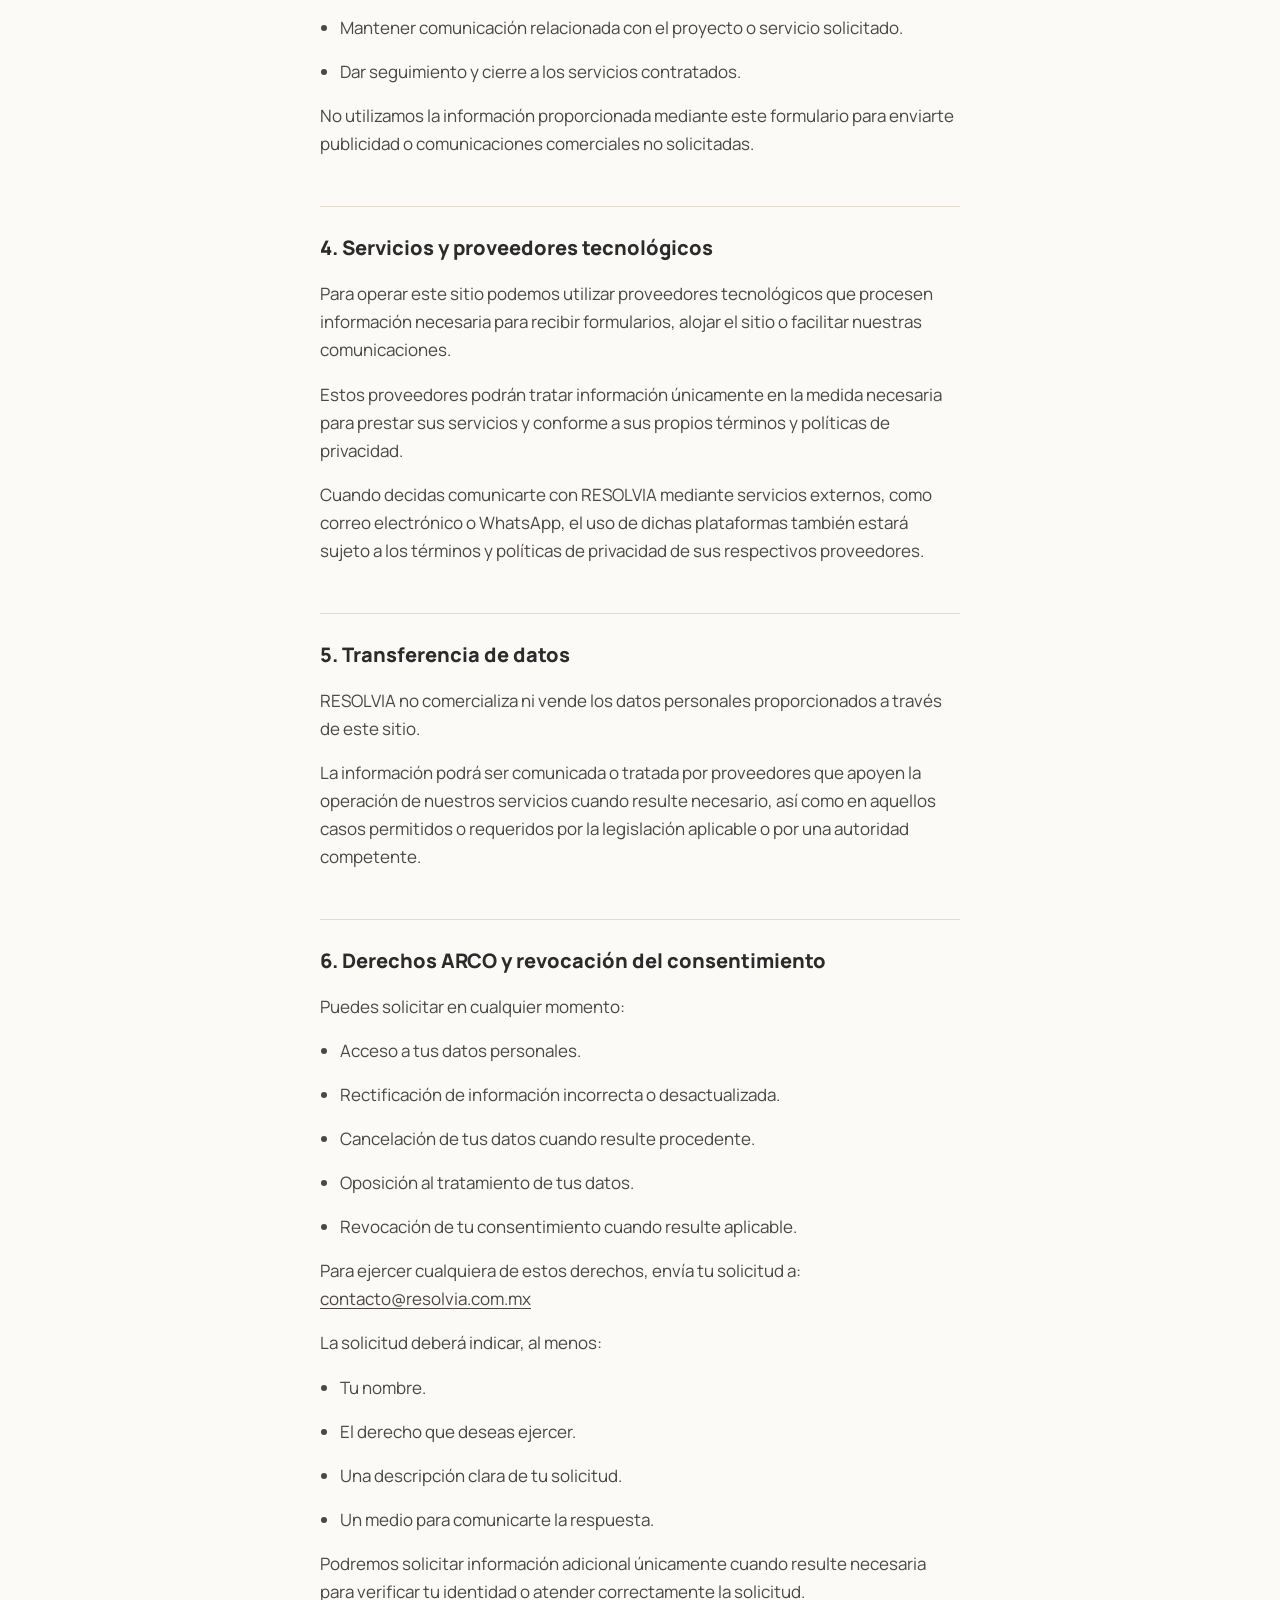
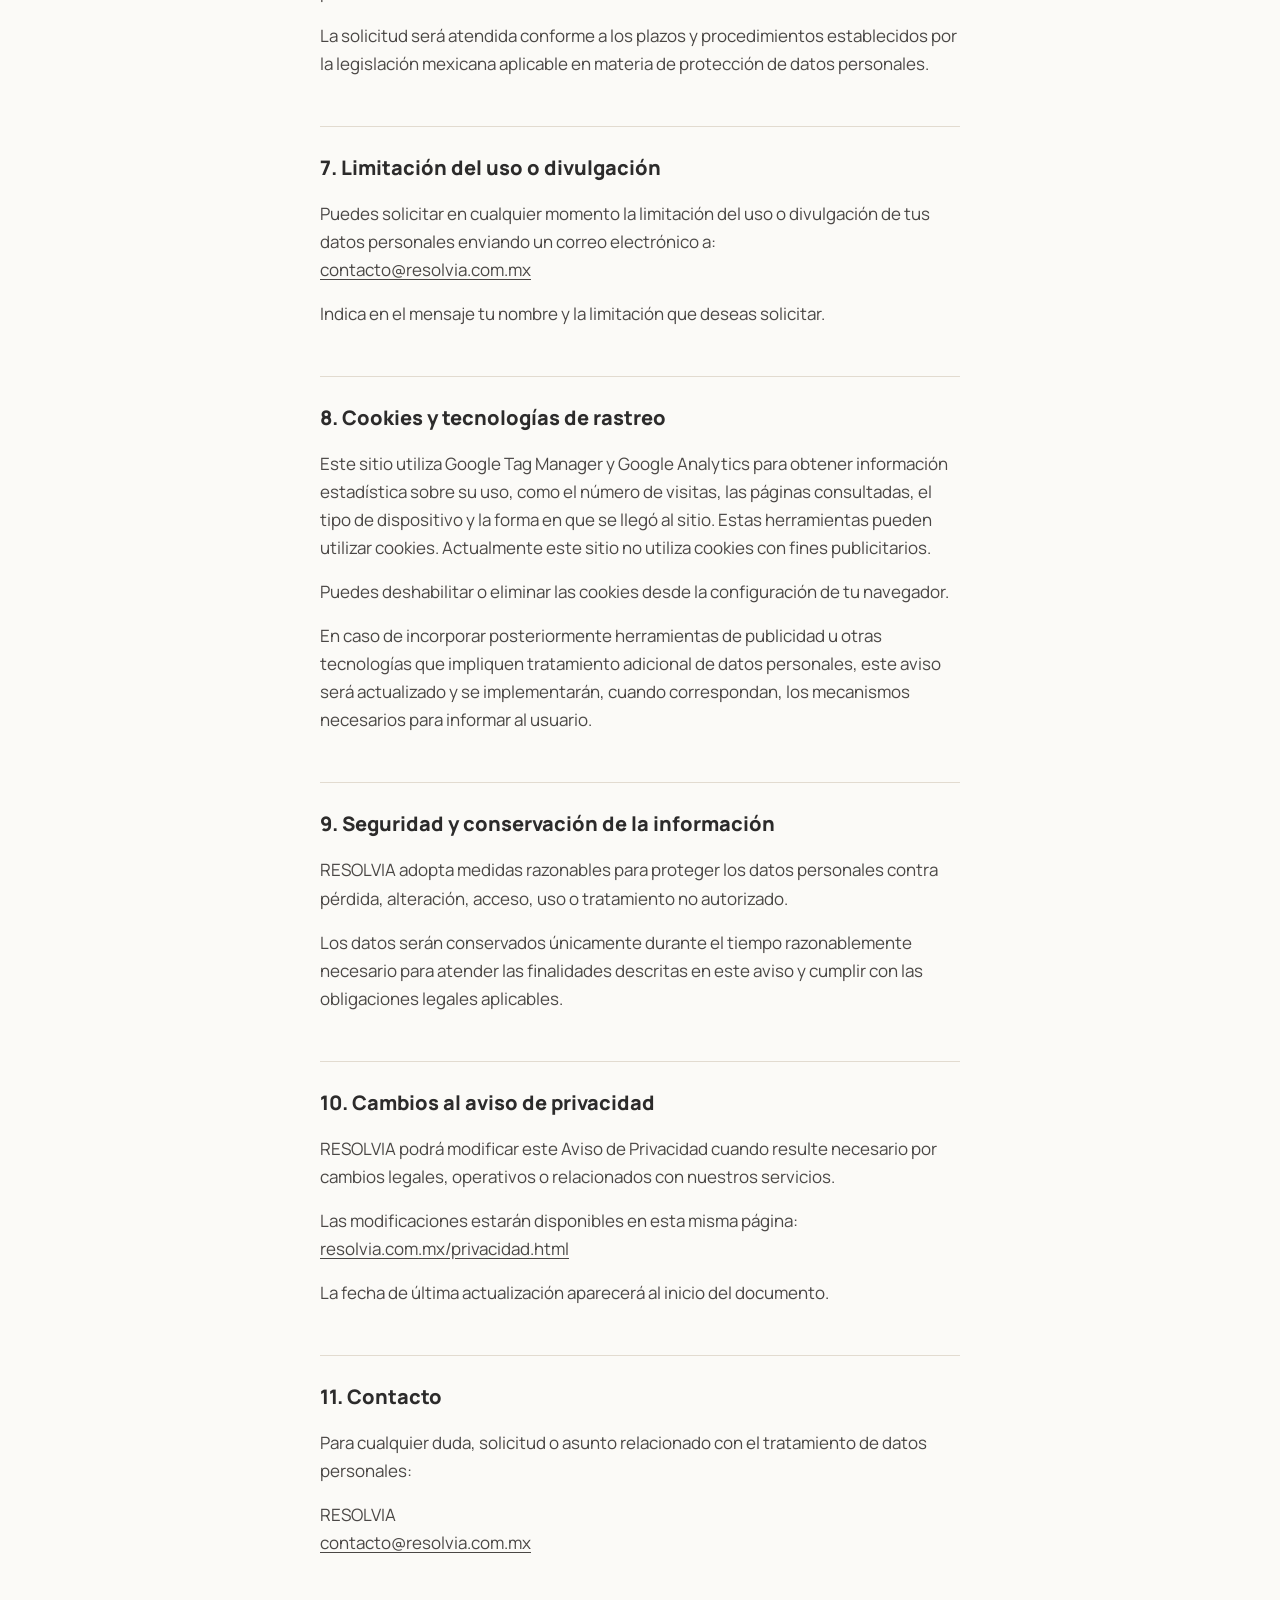
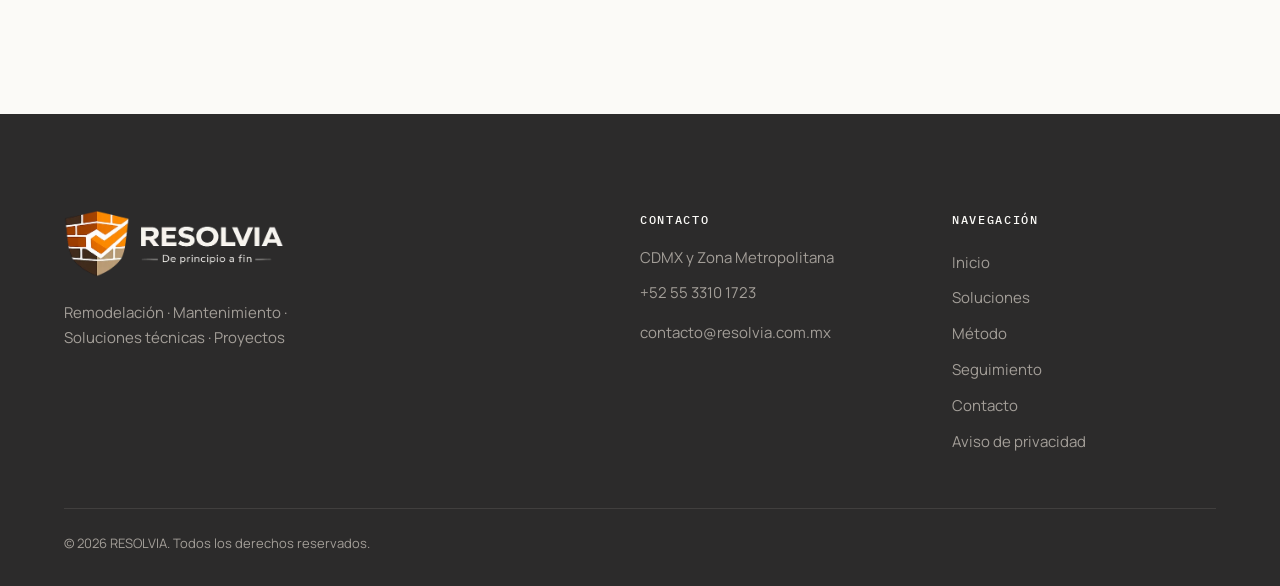
<file: privacidad.html>
<!doctype html>
<html lang="es-MX">
<head>
  <meta charset="utf-8">
  <!-- Google Tag Manager -->
  <script>(function(w,d,s,l,i){w[l]=w[l]||[];w[l].push({'gtm.start':
  new Date().getTime(),event:'gtm.js'});var f=d.getElementsByTagName(s)[0],
  j=d.createElement(s),dl=l!='dataLayer'?'&l='+l:'';j.async=true;j.src=
  'https://www.googletagmanager.com/gtm.js?id='+i+dl;f.parentNode.insertBefore(j,f);
  })(window,document,'script','dataLayer','GTM-WLSH32ZC');</script>
  <!-- End Google Tag Manager -->
  <!-- Google tag (gtag.js) · Google Analytics 4 -->
  <script async src="https://www.googletagmanager.com/gtag/js?id=G-RLTRF2SH0D"></script>
  <script>
    window.dataLayer = window.dataLayer || [];
    function gtag(){dataLayer.push(arguments);}
    gtag('js', new Date());
    gtag('config', 'G-RLTRF2SH0D');
  </script>
  <meta name="viewport" content="width=device-width, initial-scale=1, viewport-fit=cover">
  <title>Aviso de privacidad | RESOLVIA</title>
  <meta name="description" content="Aviso de privacidad de RESOLVIA: qué datos personales recabamos a través de este sitio, para qué los usamos y cómo ejercer tus derechos.">
  <link rel="canonical" href="https://resolvia.com.mx/privacidad.html">
  <meta name="theme-color" content="#2C2B2B">

  <meta property="og:type" content="website">
  <meta property="og:locale" content="es_MX">
  <meta property="og:site_name" content="RESOLVIA">
  <meta property="og:title" content="Aviso de privacidad | RESOLVIA">
  <meta property="og:url" content="https://resolvia.com.mx/privacidad.html">
  <meta property="og:image" content="https://resolvia.com.mx/assets/images/resolvia-og.jpg">

  <link rel="icon" href="favicon.ico" sizes="48x48">
  <link rel="icon" type="image/png" sizes="32x32" href="favicon-32x32.png">
  <link rel="icon" type="image/png" sizes="16x16" href="favicon-16x16.png">
  <link rel="apple-touch-icon" href="apple-touch-icon.png">
  <link rel="manifest" href="site.webmanifest">

  <link rel="stylesheet" href="css/variables.css">
  <link rel="stylesheet" href="css/reset.css">
  <link rel="stylesheet" href="css/styles.css">
  <link rel="stylesheet" href="css/responsive.css">

  <!-- GOOGLE ANALYTICS - INSERT GA4 ID HERE (mismo bloque que index.html, si se activa) -->
</head>

<body>
  <!-- Google Tag Manager (noscript) -->
  <noscript><iframe src="https://www.googletagmanager.com/ns.html?id=GTM-WLSH32ZC"
  height="0" width="0" style="display:none;visibility:hidden"></iframe></noscript>
  <!-- End Google Tag Manager (noscript) -->
  <a class="skip-link" href="#main">Saltar al contenido</a>

  <!-- HEADER -->
  <header class="site-header site-header--static" data-header>
    <div class="site-header__inner container">
      <a class="site-header__logo" href="index.html" aria-label="RESOLVIA, ir al inicio">
        <picture>
          <source srcset="assets/logos/resolvia-dark.webp" type="image/webp">
          <img src="assets/logos/resolvia-dark.png" alt="RESOLVIA" width="520" height="159">
        </picture>
      </a>
      <a class="back-link" href="index.html">
        <svg class="icon icon--back" aria-hidden="true"><use href="assets/icons/icons.svg#i-arrow"></use></svg>
        Inicio
      </a>
    </div>
  </header>

  <main id="main" class="page-simple">
    <article class="container legal">
      <p class="eyebrow">Legal</p>
      <h1>Aviso de privacidad</h1>
      <p class="legal__updated">Última actualización: 25 de septiembre de 2026</p>

      <p>En RESOLVIA valoramos la confianza de nuestros clientes y protegemos la información que nos proporcionan. Los datos recabados a través de este sitio se utilizan únicamente para atender solicitudes, preparar propuestas y dar seguimiento a nuestros servicios.</p>

      <h2>1. Responsable del tratamiento</h2>
      <p>RESOLVIA es responsable del tratamiento de los datos personales recabados a través de este sitio web.</p>
      <p>Para cualquier asunto relacionado con privacidad y protección de datos personales, puedes comunicarte a:<br><a href="mailto:contacto@resolvia.com.mx">contacto@resolvia.com.mx</a></p>

      <h2>2. Datos personales que recabamos</h2>
      <p>Cuando nos contactas mediante nuestro sitio web podemos solicitar:</p>
      <ul>
        <li>Nombre.</li>
        <li>Empresa u organización, cuando aplique.</li>
        <li>Teléfono.</li>
        <li>Correo electrónico.</li>
        <li>Tipo de servicio requerido.</li>
        <li>Ubicación general del proyecto.</li>
        <li>Información que decidas proporcionar sobre el trabajo o servicio solicitado.</li>
      </ul>
      <p>RESOLVIA no solicita datos personales sensibles a través de este sitio. Te recomendamos no incluir este tipo de información en los campos de mensaje.</p>

      <h2>3. Finalidades del tratamiento</h2>
      <p>Utilizamos tus datos personales exclusivamente para:</p>
      <ul>
        <li>Atender y responder tu solicitud.</li>
        <li>Conocer las características generales del servicio o proyecto requerido.</li>
        <li>Contactarte para solicitar información adicional.</li>
        <li>Preparar propuestas, alcances, presupuestos o estimaciones.</li>
        <li>Coordinar visitas, trabajos o servicios cuando corresponda.</li>
        <li>Mantener comunicación relacionada con el proyecto o servicio solicitado.</li>
        <li>Dar seguimiento y cierre a los servicios contratados.</li>
      </ul>
      <p>No utilizamos la información proporcionada mediante este formulario para enviarte publicidad o comunicaciones comerciales no solicitadas.</p>

      <h2>4. Servicios y proveedores tecnológicos</h2>
      <p>Para operar este sitio podemos utilizar proveedores tecnológicos que procesen información necesaria para recibir formularios, alojar el sitio o facilitar nuestras comunicaciones.</p>
      <p>Estos proveedores podrán tratar información únicamente en la medida necesaria para prestar sus servicios y conforme a sus propios términos y políticas de privacidad.</p>
      <p>Cuando decidas comunicarte con RESOLVIA mediante servicios externos, como correo electrónico o WhatsApp, el uso de dichas plataformas también estará sujeto a los términos y políticas de privacidad de sus respectivos proveedores.</p>

      <h2>5. Transferencia de datos</h2>
      <p>RESOLVIA no comercializa ni vende los datos personales proporcionados a través de este sitio.</p>
      <p>La información podrá ser comunicada o tratada por proveedores que apoyen la operación de nuestros servicios cuando resulte necesario, así como en aquellos casos permitidos o requeridos por la legislación aplicable o por una autoridad competente.</p>

      <h2>6. Derechos ARCO y revocación del consentimiento</h2>
      <p>Puedes solicitar en cualquier momento:</p>
      <ul>
        <li>Acceso a tus datos personales.</li>
        <li>Rectificación de información incorrecta o desactualizada.</li>
        <li>Cancelación de tus datos cuando resulte procedente.</li>
        <li>Oposición al tratamiento de tus datos.</li>
        <li>Revocación de tu consentimiento cuando resulte aplicable.</li>
      </ul>
      <p>Para ejercer cualquiera de estos derechos, envía tu solicitud a:<br><a href="mailto:contacto@resolvia.com.mx">contacto@resolvia.com.mx</a></p>
      <p>La solicitud deberá indicar, al menos:</p>
      <ul>
        <li>Tu nombre.</li>
        <li>El derecho que deseas ejercer.</li>
        <li>Una descripción clara de tu solicitud.</li>
        <li>Un medio para comunicarte la respuesta.</li>
      </ul>
      <p>Podremos solicitar información adicional únicamente cuando resulte necesaria para verificar tu identidad o atender correctamente la solicitud.</p>
      <p>La solicitud será atendida conforme a los plazos y procedimientos establecidos por la legislación mexicana aplicable en materia de protección de datos personales.</p>

      <h2>7. Limitación del uso o divulgación</h2>
      <p>Puedes solicitar en cualquier momento la limitación del uso o divulgación de tus datos personales enviando un correo electrónico a:<br><a href="mailto:contacto@resolvia.com.mx">contacto@resolvia.com.mx</a></p>
      <p>Indica en el mensaje tu nombre y la limitación que deseas solicitar.</p>

      <h2>8. Cookies y tecnologías de rastreo</h2>
      <p>Este sitio utiliza Google Tag Manager y Google Analytics para obtener información estadística sobre su uso, como el número de visitas, las páginas consultadas, el tipo de dispositivo y la forma en que se llegó al sitio. Estas herramientas pueden utilizar cookies. Actualmente este sitio no utiliza cookies con fines publicitarios.</p>
      <p>Puedes deshabilitar o eliminar las cookies desde la configuración de tu navegador.</p>
      <p>En caso de incorporar posteriormente herramientas de publicidad u otras tecnologías que impliquen tratamiento adicional de datos personales, este aviso será actualizado y se implementarán, cuando correspondan, los mecanismos necesarios para informar al usuario.</p>

      <h2>9. Seguridad y conservación de la información</h2>
      <p>RESOLVIA adopta medidas razonables para proteger los datos personales contra pérdida, alteración, acceso, uso o tratamiento no autorizado.</p>
      <p>Los datos serán conservados únicamente durante el tiempo razonablemente necesario para atender las finalidades descritas en este aviso y cumplir con las obligaciones legales aplicables.</p>

      <h2>10. Cambios al aviso de privacidad</h2>
      <p>RESOLVIA podrá modificar este Aviso de Privacidad cuando resulte necesario por cambios legales, operativos o relacionados con nuestros servicios.</p>
      <p>Las modificaciones estarán disponibles en esta misma página:<br><a href="privacidad.html">resolvia.com.mx/privacidad.html</a></p>
      <p>La fecha de última actualización aparecerá al inicio del documento.</p>

      <h2>11. Contacto</h2>
      <p>Para cualquier duda, solicitud o asunto relacionado con el tratamiento de datos personales:</p>
      <p>RESOLVIA<br><a href="mailto:contacto@resolvia.com.mx">contacto@resolvia.com.mx</a></p>
    </article>
  </main>

  <!-- FOOTER -->
  <footer class="site-footer">
    <div class="container site-footer__grid">
      <div class="site-footer__brand">
        <picture>
          <source srcset="assets/logos/resolvia-light.webp" type="image/webp">
          <img class="site-footer__logo" src="assets/logos/resolvia-light.png" alt="RESOLVIA" width="520" height="159" loading="lazy" decoding="async">
        </picture>
        <p class="site-footer__activity">Remodelación · Mantenimiento · Soluciones técnicas · Proyectos</p>
      </div>
      <div class="site-footer__col">
        <h2 class="site-footer__heading">Contacto</h2>
        <address class="site-footer__address">
          <p>CDMX y Zona Metropolitana</p>
          <p><a href="tel:+525533101723">+52 55 3310 1723</a></p>
          <p><a href="mailto:contacto@resolvia.com.mx">contacto@resolvia.com.mx</a></p>
        </address>
      </div>
      <nav class="site-footer__col" aria-label="Pie de página">
        <h2 class="site-footer__heading">Navegación</h2>
        <ul class="site-footer__links" role="list">
          <li><a href="index.html#inicio">Inicio</a></li>
          <li><a href="index.html#soluciones">Soluciones</a></li>
          <li><a href="index.html#metodo">Método</a></li>
          <li><a href="index.html#seguimiento">Seguimiento</a></li>
          <li><a href="index.html#contacto">Contacto</a></li>
          <li><a href="privacidad.html" aria-current="page">Aviso de privacidad</a></li>
        </ul>
      </nav>
    </div>
    <div class="container site-footer__bottom">
      <p>© 2026 RESOLVIA. Todos los derechos reservados.</p>
    </div>
  </footer>
</body>
</html>
</file>
<file: css/variables.css>
/* ==========================================================================
   RESOLVIA — Variables globales
   Paleta, tipografía, espaciado y tiempos de animación.
   Cambia aquí un valor y se actualiza en todo el sitio.
   ========================================================================== */

/* Tipografías auto-alojadas (sin peticiones a terceros) */
@font-face {
  font-family: "Manrope";
  src: url("../assets/fonts/manrope-var.woff2") format("woff2");
  font-weight: 200 800;
  font-style: normal;
  font-display: swap;
}

@font-face {
  font-family: "IBM Plex Mono";
  src: url("../assets/fonts/ibm-plex-mono-500.woff2") format("woff2");
  font-weight: 500;
  font-style: normal;
  font-display: swap;
}

:root {
  /* ---- Marca ---- */
  --resolvia-orange: #D96B27;        /* Naranja RESOLVIA: acento */
  --resolvia-orange-deep: #B4541B;   /* Naranja quemado: texto pequeño sobre claro (AA) */
  --resolvia-orange-soft: #EE9A62;   /* Naranja para texto pequeño sobre carbón (AA) */
  --resolvia-copper: #A8612F;        /* Cobre */
  --resolvia-brown: #422B1D;         /* Café oscuro (tono del logotipo) */
  --resolvia-sand: #C4A27F;          /* Arena (tono del escudo) */
  --resolvia-beige: #E9E0D4;         /* Beige */
  --resolvia-cream: #F7F4EF;         /* Crema */
  --resolvia-white: #FFFFFF;
  --resolvia-white-warm: #FBFAF7;    /* Blanco cálido */
  --resolvia-charcoal: #2C2B2B;      /* Carbón */
  --resolvia-charcoal-deep: #211F1F; /* Carbón profundo */
  --resolvia-gray: #6B6865;          /* Gris texto secundario (AA sobre crema) */
  --resolvia-gray-light: #A39E98;    /* Gris sobre carbón */
  --resolvia-line: #E2DBD0;          /* Líneas finas sobre claro */
  --resolvia-line-dark: #413F3E;     /* Líneas finas sobre carbón */

  /* ---- Roles ---- */
  --color-bg: var(--resolvia-white-warm);
  --color-bg-alt: var(--resolvia-cream);
  --color-text: var(--resolvia-charcoal);
  --color-text-muted: var(--resolvia-gray);
  --color-accent: var(--resolvia-orange);
  --color-accent-text: var(--resolvia-orange-deep);
  --color-focus: var(--resolvia-orange);

  /* ---- Tipografía ---- */
  --font-sans: "Manrope", system-ui, -apple-system, "Segoe UI", Roboto, "Helvetica Neue", Arial, sans-serif;
  --font-mono: "IBM Plex Mono", ui-monospace, "SFMono-Regular", Menlo, Consolas, monospace;

  --fs-display: clamp(3.1rem, 11vw, 8.5rem);  /* RESOLVEMOS. */
  --fs-h1: clamp(2.4rem, 6.4vw, 5.6rem);
  --fs-h2: clamp(2rem, 4.6vw, 4rem);
  --fs-h3: clamp(1.25rem, 2vw, 1.6rem);
  --fs-lead: clamp(1.1rem, 1.6vw, 1.35rem);
  --fs-body: 1.0625rem;
  --fs-small: 0.9375rem;
  --fs-label: 0.75rem;

  --lh-tight: 0.98;
  --lh-heading: 1.06;
  --lh-body: 1.65;

  --tracking-tight: -0.035em;
  --tracking-label: 0.14em;

  /* ---- Espaciado y layout ---- */
  --container: 1280px;
  --gutter: clamp(1.25rem, 5vw, 4rem);
  --section-y: clamp(5rem, 11vw, 9.5rem);
  --space-1: 0.5rem;
  --space-2: 1rem;
  --space-3: 1.5rem;
  --space-4: 2rem;
  --space-5: 3rem;
  --space-6: 4.5rem;

  --header-h: 84px;
  --header-h-compact: 66px;

  --radius: 2px;  /* Esquinas casi rectas: orden, precisión */

  /* ---- Movimiento ---- */
  --ease: cubic-bezier(0.22, 0.61, 0.36, 1);
  --dur-fast: 180ms;
  --dur: 420ms;
  --dur-slow: 900ms;
}
</file>
<file: css/styles.css>
/* ==========================================================================
   RESOLVIA — Estilos base (mobile first)
   Los ajustes para pantallas más grandes viven en responsive.css.

   Índice
   0. Base y utilidades
   1. Botones
   2. HEADER
   3. HERO
   4. VALUE PROPOSITION
   6. SERVICES
   7. PROCESS (Método)
   8. TRUST (Claridad) y 8b. CONTROL (documentos)
   9. PROJECTS (desactivada hasta tener casos reales)
   11. CTA
   12. CONTACT
   13. FOOTER
   14. WhatsApp flotante
   15. Animaciones de entrada
   16. Páginas secundarias (404, privacidad)
   17. Componentes para crecer (testimonios, indicadores, clientes)
   ========================================================================== */

/* ==========================================================================
   0. Base y utilidades
   ========================================================================== */

body {
  font-family: var(--font-sans);
  font-size: var(--fs-body);
  line-height: var(--lh-body);
  color: var(--color-text);
  background: var(--color-bg);
  font-feature-settings: "ss01", "cv11";
}

body.is-locked {
  overflow: hidden;
}

::selection {
  background: var(--resolvia-orange);
  color: var(--resolvia-white);
}

:focus-visible {
  outline: 2px solid var(--color-focus);
  outline-offset: 3px;
}

.container {
  width: 100%;
  max-width: calc(var(--container) + var(--gutter) * 2);
  margin-inline: auto;
  padding-inline: var(--gutter);
}

.section {
  padding-block: var(--section-y);
  position: relative;
}

.section--alt {
  background: var(--color-bg-alt);
}

.section--dark {
  background: var(--resolvia-charcoal);
  color: var(--resolvia-cream);
  --icon-accent: var(--resolvia-orange);
}

.visually-hidden {
  position: absolute !important;
  width: 1px;
  height: 1px;
  padding: 0;
  margin: -1px;
  overflow: hidden;
  clip: rect(0 0 0 0);
  white-space: nowrap;
  border: 0;
}

.skip-link {
  position: absolute;
  left: var(--space-2);
  top: -100px;
  z-index: 100;
  padding: 0.75rem 1rem;
  background: var(--resolvia-charcoal);
  color: var(--resolvia-white);
  font-weight: 600;
}

.skip-link:focus {
  top: var(--space-2);
}

.icon {
  width: 1.25em;
  height: 1.25em;
  flex-shrink: 0;
}

.accent-dot {
  color: var(--resolvia-orange);
}

/* Etiqueta técnica superior (estilo plano / ficha técnica) */
.eyebrow {
  display: inline-flex;
  align-items: center;
  gap: 0.75rem;
  margin-bottom: var(--space-3);
  font-family: var(--font-mono);
  font-size: var(--fs-label);
  font-weight: 500;
  letter-spacing: var(--tracking-label);
  text-transform: uppercase;
  color: var(--color-text-muted);
}

.eyebrow::before {
  content: "";
  width: 1.75rem;
  height: 1px;
  background: var(--resolvia-orange);
}

.eyebrow--dark {
  color: var(--resolvia-gray-light);
}

.section-head {
  margin-bottom: clamp(3rem, 7vw, 5.5rem);
}

.section-title {
  font-size: var(--fs-h2);
  font-weight: 800;
  line-height: var(--lh-heading);
  letter-spacing: var(--tracking-tight);
  text-transform: uppercase;
  max-width: 18ch;
  text-wrap: balance;
}

.section-head__aside {
  max-width: 42ch;
  margin-top: var(--space-3);
  color: var(--color-text-muted);
}

.section-title--wide {
  max-width: 22ch;
}

.section-head__lead {
  max-width: 40rem;
  margin-top: var(--space-3);
  font-size: var(--fs-lead);
  line-height: 1.5;
  color: var(--color-text-muted);
}

.lead {
  font-size: var(--fs-lead);
  line-height: 1.5;
  font-weight: 500;
}

/* Línea fina que se "dibuja" al entrar en pantalla */
.draw-line {
  display: block;
  height: 1px;
  background: var(--resolvia-line);
  position: relative;
  overflow: hidden;
}

.draw-line::after {
  content: "";
  position: absolute;
  inset: 0;
  background: var(--resolvia-charcoal);
  transform: scaleX(0);
  transform-origin: left;
  transition: transform 1.4s var(--ease) 0.2s;
}

.draw-line.is-visible::after {
  transform: scaleX(1);
}

/* Fotografías de marca: mismo tratamiento en todo el sitio.
   Sin filtros ni overlays; relación de aspecto fija para evitar saltos (CLS). */
.photo {
  display: block;
  width: 100%;
  height: auto;
  aspect-ratio: 1376 / 768;
  object-fit: contain;
  background: var(--resolvia-beige);
  border: 1px solid var(--resolvia-line);
  border-radius: var(--radius);
}

.photo--dark {
  background: var(--resolvia-charcoal-deep);
  border-color: var(--resolvia-line-dark);
}

/* Imagen + contenido. En móvil: contenido primero, imagen después. */
.media-split {
  display: grid;
  gap: var(--space-4);
  align-items: center;
}

.media-split__media {
  margin: 0;
  order: 2;
}

.media-split__content {
  min-width: 0;
}

.media-split__text {
  max-width: 34rem;
  margin-top: var(--space-3);
  font-size: var(--fs-lead);
  line-height: 1.5;
  color: var(--color-text-muted);
}

.section-title--md {
  font-size: clamp(1.9rem, 3.4vw, 3rem);
}

/* Placeholder de fotografía: claro, honesto, con retícula de plano */
.media-placeholder {
  position: relative;
  display: grid;
  place-items: center;
  background-color: var(--resolvia-beige);
  background-image:
    linear-gradient(rgba(44, 43, 43, 0.06) 1px, transparent 1px),
    linear-gradient(90deg, rgba(44, 43, 43, 0.06) 1px, transparent 1px);
  background-size: 24px 24px;
  overflow: hidden;
}

.media-placeholder__label {
  font-family: var(--font-mono);
  font-size: var(--fs-label);
  letter-spacing: var(--tracking-label);
  text-transform: uppercase;
  color: var(--resolvia-gray);
  padding: 0.35rem 0.6rem;
  background: var(--resolvia-white-warm);
  border: 1px solid var(--resolvia-line);
}



/* ==========================================================================
   1. Botones
   ========================================================================== */

.btn {
  --btn-bg: transparent;
  --btn-fg: var(--resolvia-charcoal);
  --btn-border: var(--resolvia-charcoal);

  display: inline-flex;
  align-items: center;
  justify-content: center;
  gap: 0.75rem;
  min-height: 3.25rem;
  padding: 0.9rem 1.5rem;
  font-size: 0.9375rem;
  font-weight: 700;
  line-height: 1.2;
  letter-spacing: 0.01em;
  text-align: center;
  color: var(--btn-fg);
  background: var(--btn-bg);
  border: 1px solid var(--btn-border);
  border-radius: var(--radius);
  transition:
    background-color var(--dur-fast) var(--ease),
    color var(--dur-fast) var(--ease),
    border-color var(--dur-fast) var(--ease);
}

.btn .icon {
  transition: transform var(--dur-fast) var(--ease);
}

.btn:hover .icon {
  transform: translateX(3px);
}

.btn--dark {
  --btn-bg: var(--resolvia-charcoal);
  --btn-fg: var(--resolvia-white);
  --btn-border: var(--resolvia-charcoal);
  --icon-accent: var(--resolvia-orange);
}

.btn--dark:hover {
  --btn-bg: var(--resolvia-charcoal-deep);
  --btn-border: var(--resolvia-orange);
}

.btn--dark .icon {
  color: var(--resolvia-orange);
}

.btn--ghost:hover {
  --btn-bg: var(--resolvia-charcoal);
  --btn-fg: var(--resolvia-white);
}

/* Primario sobre fondos oscuros: naranja con texto carbón (contraste AA) */
.btn--primary {
  --btn-bg: var(--resolvia-orange);
  --btn-fg: var(--resolvia-charcoal-deep);
  --btn-border: var(--resolvia-orange);
  --icon-accent: var(--resolvia-charcoal-deep);
}

.btn--primary:hover {
  --btn-bg: var(--resolvia-orange-soft);
  --btn-border: var(--resolvia-orange-soft);
}

.btn--sm {
  min-height: 2.75rem;
  padding: 0.6rem 1.1rem;
  font-size: 0.875rem;
}

.btn--lg {
  min-height: 3.75rem;
  padding: 1rem 2rem;
  font-size: 1rem;
  text-transform: uppercase;
  letter-spacing: 0.08em;
}

.btn--block {
  width: 100%;
}

/* ==========================================================================
   2. HEADER
   ========================================================================== */

.site-header {
  position: fixed;
  inset: 0 0 auto 0;
  z-index: 50;
  transition:
    background-color var(--dur) var(--ease),
    border-color var(--dur) var(--ease);
  border-bottom: 1px solid transparent;
}

.site-header__inner {
  display: flex;
  align-items: center;
  gap: var(--space-3);
  height: var(--header-h);
  transition: height var(--dur) var(--ease);
}

/* Estado al hacer scroll: fondo sólido y altura reducida */
.site-header.is-scrolled {
  background: rgba(251, 250, 247, 0.96);
  border-bottom-color: var(--resolvia-line);
}

.site-header.is-scrolled .site-header__inner {
  height: var(--header-h-compact);
}

.site-header__logo {
  display: block;
  flex-shrink: 0;
  margin-right: auto;
}

.site-header__logo img {
  width: auto;
  height: 46px;
  transition: height var(--dur) var(--ease);
}

.site-header.is-scrolled .site-header__logo img {
  height: 38px;
}

.site-nav {
  display: none;
}

.site-header__cta {
  display: none;
}

.site-header__cta-long {
  display: none;
}

/* Botón hamburguesa (móvil) */
.menu-toggle {
  position: relative;
  width: 48px;
  height: 48px;
  display: grid;
  place-items: center;
  border: 1px solid var(--resolvia-line);
  border-radius: var(--radius);
  background: var(--resolvia-white-warm);
}

.menu-toggle__bars,
.menu-toggle__bars::before,
.menu-toggle__bars::after {
  display: block;
  width: 20px;
  height: 1.5px;
  background: var(--resolvia-charcoal);
  transition: transform var(--dur-fast) var(--ease), opacity var(--dur-fast) var(--ease);
}

.menu-toggle__bars {
  position: relative;
}

.menu-toggle__bars::before,
.menu-toggle__bars::after {
  content: "";
  position: absolute;
  left: 0;
}

.menu-toggle__bars::before { top: -6px; }
.menu-toggle__bars::after  { top: 6px; width: 13px; background: var(--resolvia-orange); }

.menu-toggle[aria-expanded="true"] .menu-toggle__bars {
  background: transparent;
}

.menu-toggle[aria-expanded="true"] .menu-toggle__bars::before {
  transform: translateY(6px) rotate(45deg);
}

.menu-toggle[aria-expanded="true"] .menu-toggle__bars::after {
  width: 20px;
  background: var(--resolvia-charcoal);
  transform: translateY(-6px) rotate(-45deg);
}

/* Panel del menú móvil */
.mobile-menu {
  position: fixed;
  inset: var(--header-h-compact) 0 0 0;
  display: flex;
  flex-direction: column;
  justify-content: space-between;
  gap: var(--space-4);
  padding: var(--space-4) var(--gutter) calc(var(--space-4) + env(safe-area-inset-bottom));
  background: var(--resolvia-white-warm);
  border-top: 1px solid var(--resolvia-line);
  overflow-y: auto;
  animation: menu-in var(--dur) var(--ease);
}

.site-header.menu-open {
  background: var(--resolvia-white-warm);
  border-bottom-color: var(--resolvia-line);
}

.site-header.menu-open .site-header__inner {
  height: var(--header-h-compact);
}

@keyframes menu-in {
  from { opacity: 0; transform: translateY(-8px); }
  to   { opacity: 1; transform: none; }
}

.mobile-menu__list {
  border-top: 1px solid var(--resolvia-line);
}

.mobile-menu__list a {
  display: flex;
  align-items: baseline;
  gap: 1rem;
  padding: 1rem 0;
  font-size: clamp(1.5rem, 7vw, 2rem);
  font-weight: 700;
  letter-spacing: -0.02em;
  border-bottom: 1px solid var(--resolvia-line);
}

.mobile-menu__num {
  font-family: var(--font-mono);
  font-size: var(--fs-label);
  font-weight: 500;
  color: var(--color-accent-text);
  min-width: 1.75rem;
}

.mobile-menu__footer {
  display: grid;
  gap: 0.75rem;
}

.mobile-menu__contact {
  display: block;
  padding: 0.5rem 0;
  font-family: var(--font-mono);
  font-size: var(--fs-small);
  color: var(--color-text-muted);
}

/* ==========================================================================
   3. HERO
   ========================================================================== */

.hero {
  position: relative;
  padding-top: calc(var(--header-h) + var(--space-4));
  padding-bottom: var(--space-6);
  background-color: var(--resolvia-cream);
  /* Retícula de plano muy tenue */
  background-image:
    linear-gradient(rgba(44, 43, 43, 0.045) 1px, transparent 1px),
    linear-gradient(90deg, rgba(44, 43, 43, 0.045) 1px, transparent 1px);
  background-size: 48px 48px;
  background-position: center top;
  overflow: hidden;
}

.hero__grid {
  display: grid;
  gap: var(--space-5);
}

.hero__content {
  container-type: inline-size;  /* el título escala con su columna */
  min-width: 0;
}

.hero__eyebrow {
  margin-bottom: var(--space-4);
  line-height: 1.6;
}

.hero__title {
  display: flex;
  flex-direction: column;
  gap: 0.35em;
  margin-bottom: var(--space-4);
}

.hero__title-main {
  font-size: var(--fs-display);
  font-size: min(8.5rem, 13.2cqi);  /* "RESOLVEMOS." siempre en una línea */
  font-weight: 800;
  line-height: var(--lh-tight);
  letter-spacing: -0.045em;
  text-transform: uppercase;
}

.hero__title-sub {
  font-size: clamp(1.6rem, 4vw, 3rem);
  font-weight: 500;
  line-height: 1.1;
  letter-spacing: -0.025em;
  color: var(--resolvia-brown);
}

.hero__lead {
  max-width: 34rem;
  font-size: var(--fs-lead);
  line-height: 1.55;
  color: var(--resolvia-charcoal);
  margin-bottom: var(--space-4);
}

.hero__actions {
  display: flex;
  flex-direction: column;
  gap: 0.75rem;
  margin-bottom: var(--space-4);
}

.hero__prompt {
  margin-bottom: var(--space-2);
  font-weight: 700;
  color: var(--resolvia-charcoal);
}

.hero__media {
  position: relative;
  margin: 0;
}

/* Marcas de corte en las esquinas (detalle de plano) */
.hero__media::before,
.hero__media::after {
  content: "";
  position: absolute;
  width: 18px;
  height: 18px;
  border-color: var(--resolvia-orange);
  border-style: solid;
  z-index: 1;
  pointer-events: none;
}

.hero__media::before {
  top: -6px;
  left: -6px;
  border-width: 1px 0 0 1px;
}

.hero__media::after {
  bottom: -6px;
  right: -6px;
  border-width: 0 1px 1px 0;
}

.hero__scroll {
  display: none;
}

/* ==========================================================================
   4. VALUE PROPOSITION — Un problema. Un responsable. Una solución.
   ========================================================================== */

.statement__title {
  display: flex;
  flex-direction: column;
  font-size: var(--fs-h1);
  font-weight: 800;
  line-height: 1.02;
  letter-spacing: var(--tracking-tight);
  text-transform: uppercase;
}

.statement__accent {
  color: var(--resolvia-orange);
}

.statement__title {
  margin-bottom: var(--space-4);
}

.statement__lead {
  max-width: 34rem;
  margin-bottom: var(--space-4);
}

.statement__quote {
  position: relative;
  padding-top: var(--space-3);
  border-top: 1px solid var(--resolvia-charcoal);
}

.statement__quote::before {
  content: "";
  position: absolute;
  top: -1px;
  left: 0;
  width: 4rem;
  height: 3px;
  background: var(--resolvia-orange);
}

.statement__quote p {
  font-size: clamp(1.15rem, 1.8vw, 1.4rem);
  font-weight: 700;
  line-height: 1.35;
  letter-spacing: -0.01em;
}

.statement__quote p + p {
  color: var(--resolvia-brown);
}

/* ==========================================================================
   6. SERVICES — Cuatro pilares
   ========================================================================== */

.pillars {
  display: grid;
  gap: 1px;
  background: var(--resolvia-line);
  border: 1px solid var(--resolvia-line);
}

.pillar {
  position: relative;
  display: grid;
  align-content: start;
  gap: 0.6rem;
  padding: var(--space-4) var(--space-3);
  background: var(--color-bg);
  transition: background-color var(--dur) var(--ease);
}

/* Línea naranja superior que se dibuja al pasar el cursor */
.pillar::before {
  content: "";
  position: absolute;
  left: -1px;
  right: -1px;
  top: -1px;
  height: 2px;
  background: var(--resolvia-orange);
  transform: scaleX(0);
  transform-origin: left;
  transition: transform var(--dur) var(--ease);
}

.pillar:hover {
  background: var(--resolvia-white);
}

.pillar:hover::before {
  transform: scaleX(1);
}

.pillar__num {
  font-family: var(--font-mono);
  font-size: 0.875rem;
  color: var(--color-accent-text);
  margin-bottom: var(--space-2);
}

.pillar__title {
  font-size: clamp(1.35rem, 2.2vw, 1.75rem);
  font-weight: 800;
  line-height: 1.1;
  letter-spacing: -0.02em;
  text-transform: uppercase;
}

.pillar__text {
  color: var(--color-text-muted);
  max-width: 34ch;
}

.pillars__note {
  display: flex;
  align-items: center;
  gap: 0.75rem;
  margin-top: var(--space-4);
  font-weight: 700;
}

.pillars__mark {
  flex-shrink: 0;
  width: 8px;
  height: 8px;
  background: var(--resolvia-orange);
}

/* ==========================================================================
   7. PROCESS
   ========================================================================== */

.timeline {
  position: relative;
  --progress: 0;
}

/* Riel vertical en móvil (horizontal en escritorio, ver responsive.css) */
.timeline__track {
  position: absolute;
  left: 7px;
  top: 8px;
  bottom: 8px;
  width: 1px;
  background: var(--resolvia-line);
}

.timeline__progress {
  position: absolute;
  inset: 0;
  background: var(--resolvia-orange);
  transform-origin: top;
  transform: scaleY(var(--progress));
  transition: transform 0.6s var(--ease);
}

.timeline__steps {
  display: grid;
  gap: var(--space-5);
}

.step {
  position: relative;
  padding-left: 3rem;
}

.step__node {
  position: absolute;
  left: 0;
  top: 0.35rem;
  width: 15px;
  height: 15px;
  background: var(--color-bg);
  border: 1px solid var(--resolvia-charcoal);
  transition: background-color var(--dur) var(--ease), border-color var(--dur) var(--ease);
}

.step.is-active .step__node {
  background: var(--resolvia-orange);
  border-color: var(--resolvia-orange);
}

.step__num {
  display: block;
  font-size: clamp(3rem, 7vw, 4.5rem);
  font-weight: 800;
  line-height: 1;
  letter-spacing: -0.05em;
  color: var(--resolvia-beige);
  transition: color var(--dur-slow) var(--ease);
  margin-bottom: var(--space-2);
}

.step.is-active .step__num {
  color: var(--resolvia-charcoal);
}

.step__title {
  font-size: 1.25rem;
  font-weight: 800;
  text-transform: uppercase;
  letter-spacing: 0.02em;
  margin-bottom: 0.4rem;
}

.step__text {
  color: var(--color-text-muted);
  max-width: 30ch;
}



/* ==========================================================================
   8. TRUST — Claridad antes, durante y después
   ========================================================================== */

.clarity .section-title {
  color: var(--resolvia-white-warm);
}

.phases {
  display: grid;
  border-top: 1px solid var(--resolvia-line-dark);
}

.phase {
  padding: var(--space-4) 0;
  border-bottom: 1px solid var(--resolvia-line-dark);
}

.phase__head {
  display: flex;
  align-items: baseline;
  gap: 1rem;
  margin-bottom: var(--space-3);
}

.phase__num {
  font-family: var(--font-mono);
  font-size: 0.875rem;
  color: var(--resolvia-orange-soft);
}

.phase__title {
  font-size: clamp(1.75rem, 3.4vw, 2.6rem);
  font-weight: 800;
  line-height: 1;
  letter-spacing: -0.03em;
  text-transform: uppercase;
  color: var(--resolvia-white-warm);
}

.phase__list {
  display: grid;
  gap: 0.2rem;
}

.phase__list li {
  display: flex;
  align-items: center;
  gap: 0.85rem;
  min-height: 2.25rem;
  color: var(--resolvia-cream);
  font-weight: 500;
}

/* Marca de verificación de RESOLVIA: esquina en naranja, no un check genérico */
.phase__list li::before {
  content: "";
  flex-shrink: 0;
  width: 10px;
  height: 6px;
  margin-top: -3px;
  border-left: 2px solid var(--resolvia-orange);
  border-bottom: 2px solid var(--resolvia-orange);
  transform: rotate(-45deg);
}

.clarity__close {
  display: grid;
  gap: 0.5rem;
  max-width: 46rem;
  margin-top: clamp(3rem, 7vw, 5rem);
  padding-left: var(--space-3);
  border-left: 2px solid var(--resolvia-orange);
  font-size: clamp(1.15rem, 2vw, 1.5rem);
  line-height: 1.4;
  color: var(--resolvia-gray-light);
}

.clarity__close strong {
  color: var(--resolvia-white-warm);
  font-weight: 700;
}

/* ==========================================================================
   8b. CONTROL — Documentos de seguimiento (maquetas en CSS)
   ========================================================================== */

.control .media-split {
  margin-bottom: clamp(3.5rem, 8vw, 6rem);
}

.clarity__media {
  margin: 0 0 var(--space-5);
}

/* Fotografía real (2017×780): proporción propia, completa, sin recorte */
.clarity__photo {
  aspect-ratio: 2017 / 780;
}

/* Móvil: la imagen usa todo el ancho de la pantalla para ganar tamaño */
@media (max-width: 599px) {
  .clarity__media {
    margin-inline: calc(var(--gutter) * -1);
  }

  .clarity__photo {
    border-inline: 0;
    border-radius: 0;
  }
}

.docs {
  display: grid;
  gap: var(--space-4);
}

.doc-card {
  display: grid;
  gap: var(--space-3);
  margin: 0;
}

.doc {
  position: relative;
  display: grid;
  align-content: start;
  gap: 0.9rem;
  min-height: 15rem;
  padding: 1.1rem 1.1rem 1.25rem;
  background: var(--resolvia-white);
  border: 1px solid var(--resolvia-line);
  box-shadow: 0 1px 0 var(--resolvia-line), 0 14px 30px -22px rgba(44, 43, 43, 0.35);
  overflow: hidden;
  transition: transform var(--dur) var(--ease);
}

.doc-card:hover .doc {
  transform: translateY(-3px);
}

/* Barras grises: texto simulado */
.doc i {
  display: block;
  height: 6px;
  width: 70%;
  background: #E9E4DC;
}

.doc__bar {
  display: flex;
  justify-content: space-between;
  align-items: center;
  padding-bottom: 0.6rem;
  border-bottom: 2px solid var(--resolvia-charcoal);
  font-family: var(--font-mono);
  font-size: 0.625rem;
  letter-spacing: 0.1em;
}

.doc__brand {
  font-family: var(--font-sans);
  font-weight: 800;
  font-size: 0.75rem;
  letter-spacing: 0.08em;
}

.doc__ref {
  color: var(--resolvia-orange-deep);
}

.doc__heading,
.doc__tag,
.doc__total span,
.doc__progress span:first-child,
.doc__signs span {
  font-family: var(--font-mono);
  font-size: 0.625rem;
  letter-spacing: 0.1em;
  text-transform: uppercase;
  color: var(--resolvia-gray);
}

.doc__lines {
  display: grid;
  gap: 0.55rem;
}

.doc__lines li {
  display: flex;
  align-items: center;
  gap: 0.5rem;
}

.doc__lines li:nth-child(2) i { width: 58%; }
.doc__lines li:nth-child(3) i { width: 66%; }

.doc__bullet {
  width: 5px;
  height: 5px;
  background: var(--resolvia-charcoal);
}

.doc__split {
  display: grid;
  grid-template-columns: 1fr 1fr;
  gap: 0.75rem;
}

.doc__split div {
  display: grid;
  gap: 0.4rem;
  padding: 0.55rem;
  background: var(--resolvia-cream);
}

.doc__split i:last-child { width: 55%; }

.doc__tag--in { color: #2F6B3A; }
.doc__tag--out { color: var(--resolvia-orange-deep); }

.doc__total {
  display: flex;
  justify-content: space-between;
  align-items: center;
  margin-top: auto;
  padding-top: 0.6rem;
  border-top: 1px solid var(--resolvia-line);
}

.doc__total i {
  width: 34%;
  height: 8px;
  background: var(--resolvia-charcoal);
}

/* Cronograma */
.gantt {
  display: grid;
  gap: 0.65rem;
}

.gantt__head,
.gantt__row {
  display: grid;
  grid-template-columns: 28% repeat(4, 1fr);
  align-items: center;
}

.gantt__head span {
  font-family: var(--font-mono);
  font-size: 0.625rem;
  color: var(--resolvia-gray);
  border-left: 1px dashed var(--resolvia-line);
  padding-left: 0.3rem;
}

.gantt__head span:first-child {
  border: 0;
}

.gantt__row i {
  width: 80%;
}

.gantt__bar {
  display: block;
  height: 12px;
  background: var(--resolvia-charcoal);
}

.gantt__bar--1 { grid-column: 2 / 3; }
.gantt__bar--2 { grid-column: 3 / 5; }
.gantt__bar--3 { grid-column: 4 / 6; }
.gantt__bar--4 { grid-column: 5 / 6; }

.gantt__bar.is-accent {
  background: var(--resolvia-orange);
}


/* Reporte de avance */
.doc__progress {
  display: grid;
  grid-template-columns: auto 1fr;
  align-items: center;
  gap: 0.75rem;
}

.doc__meter {
  height: 8px;
  background: #E9E4DC;
}

.doc__meter b {
  display: block;
  width: 62%;
  height: 100%;
  background: var(--resolvia-orange);
  transform-origin: left;
  transition: transform 1.2s var(--ease) 0.3s;
}

.js .doc-card:not(.is-visible) .doc__meter b {
  transform: scaleX(0);
}

.doc__photos {
  display: grid;
  grid-template-columns: repeat(3, 1fr);
  gap: 0.4rem;
}

.doc__photos span {
  aspect-ratio: 1;
  background-color: var(--resolvia-beige);
  background-image:
    linear-gradient(135deg, transparent 45%, rgba(44, 43, 43, 0.12) 45%, rgba(44, 43, 43, 0.12) 55%, transparent 55%);
}

.doc__checks {
  display: grid;
  gap: 0.55rem;
}

.doc__checks li {
  display: flex;
  align-items: center;
  gap: 0.55rem;
}

.doc__checks li::before {
  content: "";
  flex-shrink: 0;
  width: 11px;
  height: 11px;
  border: 1.5px solid var(--resolvia-charcoal);
}

.doc__checks li.is-done::before {
  background: var(--resolvia-orange);
  border-color: var(--resolvia-orange);
}

.doc__checks li:nth-child(2) i { width: 56%; }
.doc__checks li:nth-child(3) i { width: 64%; }
.doc__checks li:nth-child(4) i { width: 48%; }

.doc__signs {
  display: grid;
  grid-template-columns: 1fr 1fr;
  gap: 1rem;
  margin-top: auto;
}

.doc__signs span {
  padding-top: 0.45rem;
  border-top: 1px solid var(--resolvia-charcoal);
}

.doc-card__caption {
  display: grid;
  gap: 0.25rem;
  color: var(--color-text-muted);
  font-size: var(--fs-small);
}

.doc-card__caption strong {
  color: var(--color-text);
  font-size: 1.0625rem;
  font-weight: 800;
}

.doc-card__num {
  font-family: var(--font-mono);
  font-size: var(--fs-label);
  color: var(--color-accent-text);
}

.docs__note {
  margin-top: var(--space-4);
  font-family: var(--font-mono);
  font-size: var(--fs-label);
  letter-spacing: 0.06em;
  color: var(--color-text-muted);
}

/* ==========================================================================
   9. PROJECTS
   ========================================================================== */

.projects__grid {
  display: grid;
  gap: var(--space-4);
}

/* ---- Componente reutilizable: caso ---- */
.case {
  display: grid;
  border: 1px solid var(--resolvia-line);
  background: var(--resolvia-white);
}

.case__media {
  display: grid;
  grid-template-columns: 1fr 1fr;
  gap: 1px;
  background: var(--resolvia-line);
}

.case__photo {
  position: relative;
  aspect-ratio: 4 / 3;
  overflow: hidden;
  margin: 0;
}

.case__photo img {
  width: 100%;
  height: 100%;
  object-fit: cover;
  transition: transform var(--dur-slow) var(--ease);
}

.case:hover .case__photo img {
  transform: scale(1.03);
}

.case__photo figcaption {
  position: absolute;
  left: 0.75rem;
  bottom: 0.75rem;
  padding: 0.3rem 0.55rem;
  font-family: var(--font-mono);
  font-size: var(--fs-label);
  letter-spacing: 0.1em;
  text-transform: uppercase;
  background: var(--resolvia-white-warm);
  color: var(--resolvia-charcoal);
}

.case__body {
  padding: var(--space-4) var(--space-3);
}

.case__category {
  font-family: var(--font-mono);
  font-size: var(--fs-label);
  letter-spacing: var(--tracking-label);
  text-transform: uppercase;
  color: var(--color-accent-text);
  margin-bottom: 0.75rem;
}

.case__title {
  font-size: clamp(1.35rem, 2.4vw, 1.9rem);
  font-weight: 800;
  line-height: 1.15;
  letter-spacing: -0.02em;
  margin-bottom: var(--space-3);
  max-width: 28ch;
}

.case__meta {
  display: grid;
  gap: 0.5rem;
  margin-bottom: var(--space-3);
  font-size: var(--fs-small);
}

.case__meta div {
  display: grid;
  grid-template-columns: 6.5rem 1fr;
  gap: 1rem;
}

.case__meta dt {
  color: var(--color-text-muted);
}

.case__meta dd {
  margin: 0;
  font-weight: 600;
}

.case__flow {
  display: grid;
  border-top: 1px solid var(--resolvia-line);
}

.case__flow li {
  display: grid;
  grid-template-columns: 6.5rem 1fr;
  gap: 1rem;
  padding: 0.9rem 0;
  border-bottom: 1px solid var(--resolvia-line);
}

.case__flow-label {
  font-family: var(--font-mono);
  font-size: var(--fs-label);
  letter-spacing: 0.1em;
  text-transform: uppercase;
  color: var(--resolvia-charcoal);
  padding-top: 0.2rem;
}

.case__flow p {
  color: var(--color-text-muted);
  font-size: var(--fs-small);
}



/* ==========================================================================
   11. CTA
   ========================================================================== */

.cta {
  background: var(--resolvia-charcoal-deep);
  background-image:
    linear-gradient(rgba(255, 255, 255, 0.03) 1px, transparent 1px),
    linear-gradient(90deg, rgba(255, 255, 255, 0.03) 1px, transparent 1px);
  background-size: 48px 48px;
  overflow: hidden;
}

.cta__inner {
  display: grid;
  gap: var(--space-5);
}

.cta__title {
  font-size: var(--fs-h1);
  font-weight: 800;
  line-height: 1.02;
  letter-spacing: var(--tracking-tight);
  text-transform: uppercase;
  color: var(--resolvia-white-warm);
  max-width: 14ch;
}

.cta .cta__needs {
  display: grid;
  gap: 0.35rem;
  border-left: 1px solid var(--resolvia-line-dark);
  padding-left: var(--space-3);
}

.cta__needs li {
  position: relative;
  font-size: clamp(1.25rem, 3vw, 2rem);
  font-weight: 600;
  letter-spacing: -0.02em;
  color: var(--resolvia-gray-light);
  transition: opacity var(--dur-slow) var(--ease), transform var(--dur-slow) var(--ease), color var(--dur-slow) var(--ease);
}

.cta__needs li::before {
  content: "";
  position: absolute;
  left: calc(var(--space-3) * -1 - 1px);
  top: 50%;
  width: 0.9rem;
  height: 1px;
  background: var(--resolvia-orange);
  transform: scaleX(0);
  transform-origin: left;
  transition: transform var(--dur) var(--ease);
}

/* Aparición secuencial controlada por JS (sin JS, todo visible) */
.js .cta__needs li {
  opacity: 0;
  transform: translateY(10px);
}

.js .cta__needs li.is-in {
  opacity: 1;
  transform: none;
  color: var(--resolvia-white-warm);
}

.js .cta__needs li.is-in::before {
  transform: scaleX(1);
}

.cta__resolve {
  display: grid;
  gap: var(--space-3);
  justify-items: start;
  transition: opacity var(--dur-slow) var(--ease), transform var(--dur-slow) var(--ease);
}

.js .cta__resolve {
  opacity: 0;
  transform: translateY(16px);
}

.js .cta.is-done .cta__resolve {
  opacity: 1;
  transform: none;
}



.cta__promise {
  max-width: 30rem;
  font-size: clamp(1.2rem, 2vw, 1.5rem);
  font-weight: 600;
  line-height: 1.4;
  letter-spacing: -0.01em;
  color: var(--resolvia-white-warm);
  margin-bottom: var(--space-2);
}

/* ==========================================================================
   12. CONTACT
   ========================================================================== */

.contact__grid {
  display: grid;
  gap: var(--space-5);
}

.contact .section-title {
  margin-bottom: var(--space-4);
}

.contact__data {
  display: grid;
  gap: 0.25rem;
  font-style: normal;
  margin-bottom: var(--space-4);
}

.contact__intro {
  max-width: 34rem;
  margin-bottom: var(--space-4);
  color: var(--color-text-muted);
}

.contact__row small {
  display: block;
  font-size: 0.8125rem;
  color: var(--color-text-muted);
}

.field__input--select {
  appearance: none;
  padding-right: 2.5rem;
  background-image:
    linear-gradient(45deg, transparent 50%, var(--resolvia-charcoal) 50%),
    linear-gradient(135deg, var(--resolvia-charcoal) 50%, transparent 50%);
  background-position: calc(100% - 1.15rem) 55%, calc(100% - 0.8rem) 55%;
  background-size: 6px 6px, 6px 6px;
  background-repeat: no-repeat;
}

.contact__brand {
  font-weight: 800;
  letter-spacing: 0.08em;
  margin-bottom: 0.5rem;
}

.contact__row {
  display: flex;
  align-items: center;
  gap: 0.75rem;
  min-height: 2.75rem;
  font-size: 1.0625rem;
}

a.contact__row:hover {
  color: var(--color-accent-text);
}

.contact__row .icon {
  color: var(--resolvia-charcoal);
}

/* ---- Formulario ---- */
.form {
  display: grid;
  gap: var(--space-3);
  padding: var(--space-4) var(--space-3);
  background: var(--resolvia-white);
  border: 1px solid var(--resolvia-line);
  align-self: start;
}

.form__row {
  display: grid;
  gap: var(--space-3);
}

.field {
  display: grid;
  gap: 0.45rem;
}

.field__label {
  font-size: 0.875rem;
  font-weight: 700;
}

.field__req {
  color: var(--color-accent-text);
}

.field__input {
  width: 100%;
  min-height: 3rem;
  padding: 0.75rem 0.9rem;
  font-size: 1rem; /* evita zoom automático en iOS */
  background: var(--resolvia-white-warm);
  border: 1px solid #CFC6B9;
  border-radius: var(--radius);
  transition: border-color var(--dur-fast) var(--ease), box-shadow var(--dur-fast) var(--ease);
}

.field__input::placeholder {
  color: #9A948D;
}

.field__input:hover {
  border-color: var(--resolvia-gray);
}

.field__input:focus {
  outline: none;
  border-color: var(--resolvia-charcoal);
  box-shadow: 0 0 0 3px rgba(217, 107, 39, 0.25);
}

.field__input--area {
  resize: vertical;
  min-height: 8rem;
}

.field__input[aria-invalid="true"] {
  border-color: #B3261E;
}

.field__hint {
  margin-top: calc(var(--space-2) * -1);
  font-size: 0.8125rem;
  color: var(--color-text-muted);
}

.field__hint.is-error {
  color: #B3261E;
}

.field--check {
  grid-template-columns: auto 1fr;
  align-items: start;
  gap: 0.75rem;
  font-size: var(--fs-small);
}

.field__check {
  width: 1.25rem;
  height: 1.25rem;
  margin-top: 0.15rem;
  accent-color: var(--resolvia-charcoal);
}

.field--check a {
  text-decoration: underline;
  text-underline-offset: 3px;
}

.form__trap {
  position: absolute;
  left: -9999px;
  width: 1px;
  height: 1px;
  overflow: hidden;
}

.form__footer {
  display: grid;
  gap: var(--space-2);
}

.form__status {
  font-size: var(--fs-small);
  min-height: 1.5em;
}

.form__status.is-error {
  color: #B3261E;
}

.form__status.is-success {
  color: #2F6B3A;
  font-weight: 600;
}

/* ==========================================================================
   13. FOOTER
   ========================================================================== */

.site-footer {
  background: var(--resolvia-charcoal);
  color: var(--resolvia-gray-light);
  padding-top: clamp(4rem, 8vw, 6rem);
  padding-bottom: calc(var(--space-4) + env(safe-area-inset-bottom));
  font-size: var(--fs-small);
}

.site-footer__grid {
  display: grid;
  gap: var(--space-5);
  padding-bottom: var(--space-5);
}

.site-footer__logo {
  width: 220px;
  height: auto;
  margin-bottom: var(--space-3);
}

.site-footer__activity {
  max-width: 30ch;
  margin-bottom: 0.5rem;
}

.site-footer__tagline {
  color: var(--resolvia-orange-soft);
  font-weight: 600;
}

.site-footer__heading {
  font-family: var(--font-mono);
  font-size: var(--fs-label);
  font-weight: 500;
  letter-spacing: var(--tracking-label);
  text-transform: uppercase;
  color: var(--resolvia-white-warm);
  margin-bottom: var(--space-2);
}

.site-footer__address {
  font-style: normal;
  display: grid;
  gap: 0.35rem;
}

.site-footer__links {
  display: grid;
  gap: 0.1rem;
}

.site-footer a {
  display: inline-block;
  padding-block: 0.3rem;
  transition: color var(--dur-fast) var(--ease);
}

.site-footer a:hover {
  color: var(--resolvia-white-warm);
}

.site-footer__bottom {
  font-size: 0.8125rem;
}

.site-footer__bottom p {
  padding-top: var(--space-3);
  border-top: 1px solid var(--resolvia-line-dark);
}

/* ==========================================================================
   14. WhatsApp flotante (solo móvil)
   ========================================================================== */

.wa-float {
  position: fixed;
  right: 1rem;
  bottom: calc(1rem + env(safe-area-inset-bottom));
  z-index: 40;
  display: inline-flex;
  align-items: center;
  gap: 0.55rem;
  min-height: 3rem;
  padding: 0.7rem 1rem;
  font-size: 0.875rem;
  font-weight: 700;
  color: var(--resolvia-white-warm);
  background: var(--resolvia-charcoal);
  border: 1px solid var(--resolvia-charcoal);
  border-left: 3px solid var(--resolvia-orange);
  border-radius: var(--radius);
  box-shadow: 0 6px 20px rgba(33, 31, 31, 0.18);
  --icon-accent: var(--resolvia-orange);
  transition: opacity var(--dur) var(--ease), transform var(--dur) var(--ease);
}

.wa-float.is-hidden {
  opacity: 0;
  transform: translateY(12px);
  pointer-events: none;
}

/* ==========================================================================
   15. Animaciones de entrada (IntersectionObserver en main.js)
   Solo se ocultan elementos si JS está activo (.js en <html>).
   ========================================================================== */

.js [data-reveal] {
  opacity: 0;
  transform: translateY(18px);
  transition:
    opacity var(--dur-slow) var(--ease),
    transform var(--dur-slow) var(--ease);
  transition-delay: var(--reveal-delay, 0ms);
}

.js [data-reveal].is-visible {
  opacity: 1;
  transform: none;
}

.js .draw-line[data-reveal] {
  opacity: 1;
  transform: none;
}

@media (prefers-reduced-motion: reduce) {
  .js [data-reveal],
  .js .cta__needs li,
  .js .cta__resolve {
    opacity: 1;
    transform: none;
  }
}

/* ==========================================================================
   16. Páginas secundarias (404, privacidad)
   ========================================================================== */

.page-simple {
  padding-top: calc(var(--header-h) + var(--space-5));
  padding-bottom: var(--section-y);
  min-height: 80vh;
}

.page-simple .site-header__logo {
  margin-right: auto;
}

.site-header--static {
  background: rgba(251, 250, 247, 0.96);
  border-bottom-color: var(--resolvia-line);
}

.site-header--static .back-link {
  display: inline-flex;
  align-items: center;
  gap: 0.5rem;
  min-height: 2.75rem;
  font-weight: 700;
  font-size: 0.9375rem;
}

.notfound {
  max-width: 44rem;
}

.notfound__code {
  font-family: var(--font-mono);
  font-size: var(--fs-label);
  letter-spacing: var(--tracking-label);
  color: var(--color-accent-text);
  margin-bottom: var(--space-3);
}

.notfound h1 {
  font-size: var(--fs-h1);
  font-weight: 800;
  line-height: 1.02;
  letter-spacing: var(--tracking-tight);
  text-transform: uppercase;
  margin-bottom: var(--space-3);
}

.notfound p {
  font-size: var(--fs-lead);
  color: var(--color-text-muted);
  margin-bottom: var(--space-4);
}

.legal {
  max-width: 48rem;
}

.legal h1 {
  font-size: var(--fs-h2);
  font-weight: 800;
  line-height: 1.05;
  letter-spacing: var(--tracking-tight);
  text-transform: uppercase;
  margin-bottom: var(--space-3);
}

.legal h2 {
  font-size: 1.25rem;
  font-weight: 800;
  margin-top: var(--space-5);
  margin-bottom: var(--space-2);
  padding-top: var(--space-3);
  border-top: 1px solid var(--resolvia-line);
}

.legal p,
.legal li {
  color: #4A4745;
  margin-bottom: var(--space-2);
}

.legal ul {
  padding-left: 1.25rem;
}

.legal a {
  text-decoration: underline;
  text-underline-offset: 3px;
}

.legal__updated {
  font-family: var(--font-mono);
  font-size: var(--fs-label);
  letter-spacing: 0.08em;
  text-transform: uppercase;
  color: var(--color-text-muted);
}

.pending {
  display: inline-block;
  padding: 0 0.35rem;
  font-family: var(--font-mono);
  font-size: 0.85em;
  background: #FCEBDD;
  color: #8A3C0F;
  border: 1px dashed var(--resolvia-orange);
}

.legal__notice {
  padding: var(--space-3);
  margin: var(--space-4) 0;
  background: var(--resolvia-cream);
  border-left: 2px solid var(--resolvia-orange);
}

.icon--back {
  transform: scaleX(-1);
}

/* ==========================================================================
   17. Componentes para crecer (no activos todavía)
   Usar solo con información real y autorizada. Plantillas en index.html.
   ========================================================================== */

.testimonial {
  margin: 0;
  padding: var(--space-4) var(--space-3);
  background: var(--resolvia-white);
  border-left: 2px solid var(--resolvia-orange);
}

.testimonial blockquote p {
  font-size: 1.25rem;
  font-weight: 600;
  line-height: 1.4;
  margin-bottom: var(--space-2);
}

.testimonial figcaption {
  font-size: var(--fs-small);
  color: var(--color-text-muted);
}

.metric {
  display: grid;
  gap: 0.25rem;
  padding-top: var(--space-2);
  border-top: 1px solid var(--resolvia-charcoal);
}

.metric__value {
  font-size: clamp(2.5rem, 5vw, 4rem);
  font-weight: 800;
  line-height: 1;
  letter-spacing: -0.04em;
}

.metric__label {
  font-size: var(--fs-small);
  color: var(--color-text-muted);
}

.logo-row {
  display: flex;
  flex-wrap: wrap;
  gap: var(--space-2) var(--space-4);
  align-items: center;
  font-weight: 700;
  color: var(--resolvia-gray);
}
</file>
<file: css/responsive.css>
/* ==========================================================================
   RESOLVIA — Responsive (mobile first: solo min-width)

   Breakpoints
   - 600px   teléfonos grandes / tablets verticales pequeñas
   - 900px   tablets (iPad vertical) y laptops pequeñas
   - 1100px  Método en horizontal
   - 1200px  laptops (MacBook) y escritorio: navegación completa
   - 1440px  escritorio amplio
   ========================================================================== */

/* ---------- ≥ 600px ---------- */
@media (min-width: 600px) {
  .hero__actions {
    flex-direction: row;
    flex-wrap: wrap;
  }

  .pillars {
    grid-template-columns: repeat(2, 1fr);
  }

  .docs {
    grid-template-columns: repeat(2, 1fr);
    column-gap: var(--space-3);
    row-gap: var(--space-5);
  }

  .doc {
    min-height: 0;
    aspect-ratio: 4 / 3.4;
  }

  .form {
    padding: var(--space-5) var(--space-4);
  }

  .form__row--2 {
    grid-template-columns: 1fr 1fr;
  }

  .form__footer {
    grid-template-columns: auto 1fr;
    align-items: center;
    gap: var(--space-3);
  }

  .site-footer__grid {
    grid-template-columns: 1fr 1fr;
  }

  .site-footer__brand {
    grid-column: 1 / -1;
  }

  .site-header__cta {
    display: inline-flex;
  }
}

/* ---------- ≥ 900px ---------- */
@media (min-width: 900px) {
  :root {
    --header-h: 92px;
    --header-h-compact: 70px;
  }

  .site-header__logo img {
    height: 52px;
  }

  .section-head--split {
    display: flex;
    align-items: flex-end;
    justify-content: space-between;
    gap: var(--space-5);
  }

  .section-head--split .section-head__aside {
    margin-top: 0;
  }

  /* HERO: texto + ilustración / fotografía */
  .hero {
    min-height: 88vh;
    min-height: 88svh;
    display: flex;
    align-items: center;
    padding-bottom: var(--space-5);
  }

  /* Imagen 01 ≈ 50 % de la composición */
  .hero__grid {
    grid-template-columns: minmax(0, 1fr) minmax(0, 1fr);
    align-items: center;
    gap: clamp(2.5rem, 5vw, 4.5rem);
  }

  /* Imagen + contenido lado a lado */
  .media-split {
    grid-template-columns: minmax(0, 1fr) minmax(0, 1fr);
    gap: clamp(2.5rem, 5vw, 5rem);
  }

  .media-split__media {
    order: 0;
  }

  .media-split--image-first .media-split__media {
    order: -1;
  }

  /* 40 % imagen / 60 % contenido */
  .media-split--narrow-media {
    grid-template-columns: minmax(0, 0.8fr) minmax(0, 1.2fr);
  }

  .hero__scroll {
    position: absolute;
    left: 50%;
    bottom: 1.5rem;
    display: grid;
    place-items: center;
    width: 44px;
    height: 44px;
    margin-left: -22px;
    border: 1px solid var(--resolvia-line);
    border-radius: 50%;
    color: var(--resolvia-gray);
    transition: color var(--dur-fast) var(--ease), border-color var(--dur-fast) var(--ease);
  }

  .hero__scroll:hover {
    color: var(--resolvia-charcoal);
    border-color: var(--resolvia-charcoal);
  }

  /* VALUE PROPOSITION */
  .statement__title {
    font-size: clamp(2.2rem, 4vw, 4.2rem);
  }

  /* CLARIDAD: tres momentos en columnas */
  .phases {
    grid-template-columns: repeat(3, 1fr);
    border-top: 0;
  }

  .phase {
    padding: var(--space-4) var(--space-4) var(--space-4) 0;
    border-top: 1px solid var(--resolvia-line-dark);
    border-bottom: 0;
  }

  .phase + .phase {
    padding-left: var(--space-4);
    border-left: 1px solid var(--resolvia-line-dark);
  }

  /* CONTROL: cuatro documentos */
  .docs {
    grid-template-columns: repeat(4, 1fr);
  }

  /* PROJECTS: Necesidad → Solución → Resultado en horizontal */
  .case__flow {
    grid-template-columns: repeat(3, minmax(0, 1fr));
    border-bottom: 1px solid var(--resolvia-line);
  }

  .case__step {
    padding: var(--space-3) var(--space-3) var(--space-3) 0;
    border-bottom: 0;
  }

  .case__step + .case__step {
    padding-left: var(--space-3);
    border-left: 1px solid var(--resolvia-line);
  }

  /* CTA */
  .cta__inner {
    grid-template-columns: minmax(0, 1fr) minmax(0, 1fr);
    column-gap: var(--space-6);
    row-gap: var(--space-5);
    align-items: end;
  }

  .cta__title {
    grid-column: 1 / -1;
  }

  /* CONTACT */
  .contact__grid {
    grid-template-columns: minmax(0, 0.85fr) minmax(0, 1.15fr);
    gap: var(--space-6);
  }

  /* FOOTER */
  .site-footer__grid {
    grid-template-columns: 2fr 1fr 1fr;
  }

  .site-footer__brand {
    grid-column: auto;
  }

  /* WhatsApp flotante: solo en móvil */
  .wa-float {
    display: none;
  }
}

/* ---------- 900–1099px: documentos en 2 columnas (4 quedan muy angostos) ---------- */
@media (min-width: 900px) and (max-width: 1099px) {
  .docs {
    grid-template-columns: repeat(2, 1fr);
  }

  /* Imagen 04: 50/50 para que no quede demasiado pequeña */
  .media-split--narrow-media {
    grid-template-columns: minmax(0, 1fr) minmax(0, 1fr);
  }
}

/* ---------- ≥ 1100px: Método en horizontal ---------- */
@media (min-width: 1100px) {
  .pillars {
    grid-template-columns: repeat(4, 1fr);
  }

  .pillar {
    min-height: 17rem;
  }

  .timeline__track {
    left: 0;
    right: 0;
    top: 7px;
    bottom: auto;
    width: auto;
    height: 1px;
  }

  .timeline__progress {
    transform-origin: left;
    transform: scaleX(var(--progress));
  }

  .timeline__steps {
    grid-template-columns: repeat(6, 1fr);
    gap: var(--space-3);
  }

  .step {
    padding-left: 0;
    padding-top: 3rem;
  }

  .step__node {
    top: 0;
  }

  .step__num {
    font-size: clamp(3rem, 4.4vw, 4.25rem);
  }

  .step__text {
    font-size: var(--fs-small);
  }
}

/* ---------- ≥ 1200px: navegación completa ---------- */
@media (min-width: 1200px) {
  .menu-toggle {
    display: none;
  }

  .site-nav {
    display: block;
  }

  .site-nav__list {
    display: flex;
    gap: 0.25rem;
  }

  .site-nav__link {
    position: relative;
    display: inline-flex;
    align-items: center;
    min-height: 2.75rem;
    padding: 0 0.85rem;
    font-size: 0.9375rem;
    font-weight: 600;
    color: var(--resolvia-charcoal);
  }

  .site-nav__link::after {
    content: "";
    position: absolute;
    left: 0.85rem;
    right: 0.85rem;
    bottom: 0.45rem;
    height: 1px;
    background: var(--resolvia-orange);
    transform: scaleX(0);
    transform-origin: left;
    transition: transform var(--dur) var(--ease);
  }

  .site-nav__link:hover::after,
  .site-nav__link.is-active::after {
    transform: scaleX(1);
  }

  .site-header__cta {
    margin-left: var(--space-2);
  }

  .site-header__cta-long {
    display: inline;
  }

  .site-header__cta-short {
    display: none;
  }

  .mobile-menu {
    display: none !important;
  }
}

/* ---------- Pantallas bajas en horizontal (móvil landscape) ---------- */
@media (max-height: 520px) and (orientation: landscape) {
  .hero {
    min-height: auto;
  }

  .mobile-menu__list a {
    padding: 0.6rem 0;
    font-size: 1.25rem;
  }
}

/* ---------- Impresión ---------- */
@media print {
  .site-header,
  .wa-float,
  .hero__scroll,
  .form {
    display: none !important;
  }

  .js [data-reveal] {
    opacity: 1 !important;
    transform: none !important;
  }

  .section--dark,
  .cta,
  .site-footer {
    background: #fff !important;
    color: #000 !important;
  }
}
</file>
